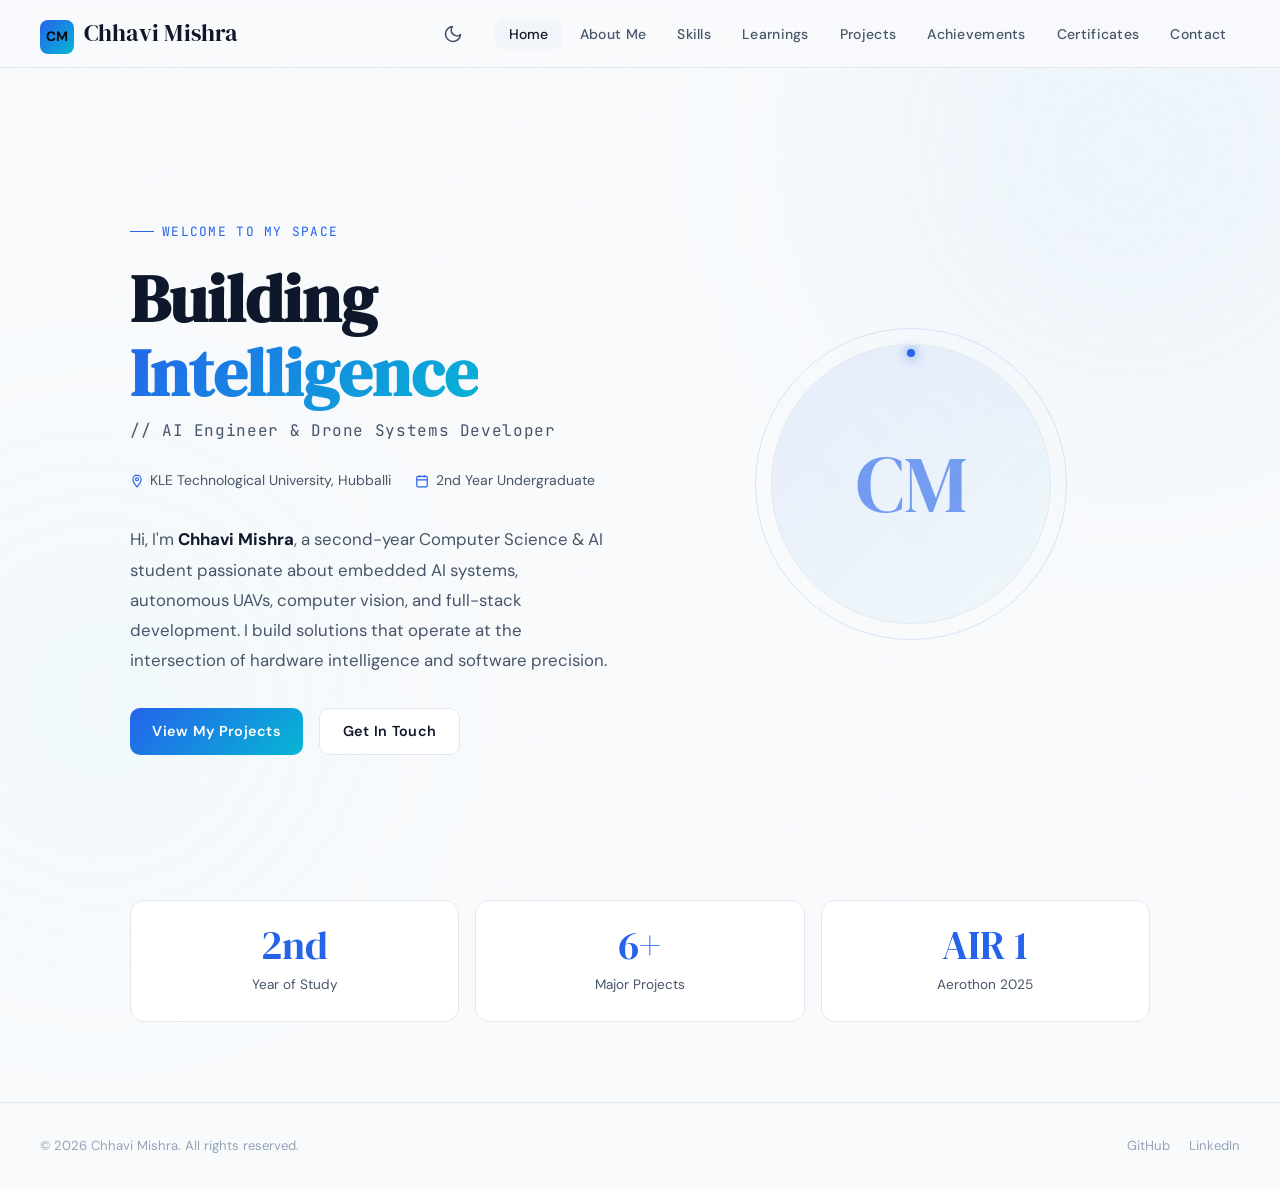
<file: index.html>
<!DOCTYPE html>
<html lang="en">
<head>
  <meta charset="UTF-8" />
  <meta name="viewport" content="width=device-width, initial-scale=1.0" />
  <meta name="description" content="Academic Portfolio of Chhavi Mishra, AI Engineer & Drone Systems Developer at KLE Technological University." />
  <title>Chhavi Mishra | Academic Portfolio</title>
  <link rel="preconnect" href="https://fonts.googleapis.com" />
  <link rel="preconnect" href="https://fonts.gstatic.com" crossorigin />
  <link href="https://fonts.googleapis.com/css2?family=DM+Serif+Display&family=DM+Sans:wght@300;400;500;600;700&family=JetBrains+Mono:wght@400;600&display=swap" rel="stylesheet" />
  <link rel="stylesheet" href="assets/css/style.css" />
  <script>
    (function() {
      const savedTheme = localStorage.getItem('theme') || 'light';
      document.documentElement.setAttribute('data-theme', savedTheme);
    })();
  </script>
  <style>
    /* ===== HERO ===== */
    .hero {
      min-height: calc(100vh - var(--nav-height));
      display: grid;
      grid-template-columns: 1fr 1fr;
      align-items: center;
      gap: 4rem;
      padding: 5rem 2.5rem;
      max-width: 1100px;
      margin: 0 auto;
    }
    .hero-eyebrow {
      display: inline-flex;
      align-items: center;
      gap: 0.5rem;
      font-family: var(--font-mono);
      font-size: 0.8rem;
      color: var(--accent);
      letter-spacing: 0.1em;
      text-transform: uppercase;
      margin-bottom: 1.2rem;
    }
    .hero-eyebrow::before {
      content: '';
      display: block;
      width: 24px; height: 1px;
      background: var(--accent);
    }
    .hero h1 {
      font-family: var(--font-display);
      font-size: clamp(2.8rem, 6vw, 4.2rem);
      line-height: 1.1;
      color: var(--text-primary);
      margin-bottom: 0.5rem;
    }
    .hero h1 .name-accent {
      background: linear-gradient(135deg, var(--accent), var(--accent-2));
      -webkit-background-clip: text;
      -webkit-text-fill-color: transparent;
      background-clip: text;
    }
    .hero-role {
      font-family: var(--font-mono);
      font-size: 1rem;
      color: var(--text-secondary);
      margin-bottom: 1.5rem;
      letter-spacing: 0.04em;
    }
    .hero-desc {
      color: var(--text-secondary);
      font-size: 1.05rem;
      line-height: 1.8;
      max-width: 480px;
      margin-bottom: 2rem;
    }
    .hero-ctas { display: flex; gap: 1rem; flex-wrap: wrap; }
    .hero-right { display: flex; justify-content: center; align-items: center; }
    .hero-avatar-wrap {
      position: relative;
      width: 280px; height: 280px;
    }
    .hero-avatar-ring {
      position: absolute;
      inset: -16px;
      border-radius: 50%;
      border: 1px solid var(--hero-avatar-ring);
      animation: spin-slow 18s linear infinite;
    }
    .hero-avatar-ring::after {
      content: '';
      position: absolute;
      top: 20px; left: 50%;
      transform: translateX(-50%);
      width: 8px; height: 8px;
      border-radius: 50%;
      background: var(--accent);
      box-shadow: 0 0 12px var(--accent);
    }
    @keyframes spin-slow { to { transform: rotate(360deg); } }
    .hero-avatar-bg {
      width: 100%; height: 100%;
      border-radius: 50%;
      background: linear-gradient(135deg, var(--accent-glow), var(--orb-2-bg));
      border: 1px solid var(--border);
      display: flex;
      align-items: center;
      justify-content: center;
      position: relative;
      overflow: hidden;
    }
    .hero-avatar-initials {
      font-family: var(--font-display);
      font-size: 5rem;
      color: var(--accent);
      opacity: 0.6;
      line-height: 1;
    }
    /* Stats row */
    .hero-stats {
      display: grid;
      grid-template-columns: repeat(3, 1fr);
      gap: 1rem;
      max-width: 1100px;
      margin: 0 auto;
      padding: 0 2.5rem 5rem;
    }
    .stat-card {
      background: var(--bg-card);
      border: 1px solid var(--border);
      border-radius: var(--radius);
      padding: 1.5rem 1.75rem;
      text-align: center;
    }
    .stat-card .stat-num {
      font-family: var(--font-display);
      font-size: 2.5rem;
      color: var(--accent);
      display: block;
      line-height: 1;
      margin-bottom: 0.3rem;
    }
    .stat-card .stat-label { color: var(--text-secondary); font-size: 0.85rem; }

    /* Info strip */
    .hero-info-strip {
      display: flex;
      align-items: center;
      gap: 1.5rem;
      flex-wrap: wrap;
      margin-bottom: 2rem;
    }
    .info-item { display: flex; align-items: center; gap: 0.4rem; color: var(--text-secondary); font-size: 0.875rem; }
    .info-item svg { color: var(--accent); flex-shrink: 0; }

    @media (max-width: 768px) {
      .hero { grid-template-columns: 1fr; text-align: center; gap: 2.5rem; padding: 3rem 1.25rem; }
      .hero-right { order: -1; }
      .hero-avatar-wrap { width: 180px; height: 180px; }
      .hero-avatar-initials { font-size: 3.5rem; }
      .hero-eyebrow, .hero-ctas, .hero-info-strip { justify-content: center; }
      .hero-desc { margin: 0 auto 2rem; }
      .hero-stats { grid-template-columns: repeat(3,1fr); padding: 0 1.25rem 3rem; gap: 0.75rem; }
      .stat-card .stat-num { font-size: 2rem; }
    }
  </style>
</head>
<body>
  <div class="bg-orb bg-orb-1"></div>
  <div class="bg-orb bg-orb-2"></div>

  <nav>
    <a href="index.html" class="nav-brand"><span>CM</span>Chhavi Mishra</a>
    <div class="hamburger" aria-label="Toggle menu">
      <span></span><span></span><span></span>
    </div>
    <ul class="nav-links">
      <li><a href="index.html">Home</a></li>
      <li><a href="about.html">About Me</a></li>
      <li><a href="skills.html">Skills</a></li>
      <li><a href="learnings.html">Learnings</a></li>
      <li><a href="projects.html">Projects</a></li>
      <li><a href="achievements.html">Achievements</a></li>
      <li><a href="certificates.html">Certificates</a></li>
      <li><a href="contact.html">Contact</a></li>
    </ul>
  </nav>

  <div class="page-wrapper">
    <div class="hero">
      <div class="hero-left fade-up fade-up-1">
        <div class="hero-eyebrow">Welcome to my space</div>
        <h1>Building<br /><span class="name-accent">Intelligence</span></h1>
        <div class="hero-role">// AI Engineer & Drone Systems Developer</div>
        <div class="hero-info-strip">
          <span class="info-item">
            <svg width="14" height="14" fill="none" stroke="currentColor" stroke-width="2" viewBox="0 0 24 24"><path d="M12 2C8.13 2 5 5.13 5 9c0 5.25 7 13 7 13s7-7.75 7-13c0-3.87-3.13-7-7-7z"/><circle cx="12" cy="9" r="2.5"/></svg>
            KLE Technological University, Hubballi
          </span>
          <span class="info-item">
            <svg width="14" height="14" fill="none" stroke="currentColor" stroke-width="2" viewBox="0 0 24 24"><rect x="3" y="4" width="18" height="18" rx="2"/><path d="M16 2v4M8 2v4M3 10h18"/></svg>
            2nd Year Undergraduate
          </span>
        </div>
        <p class="hero-desc">Hi, I'm <strong style="color:var(--text-primary)">Chhavi Mishra</strong>, a second-year Computer Science & AI student passionate about embedded AI systems, autonomous UAVs, computer vision, and full-stack development. I build solutions that operate at the intersection of hardware intelligence and software precision.</p>
        <div class="hero-ctas">
          <a href="projects.html" class="btn btn-primary">View My Projects</a>
          <a href="contact.html" class="btn btn-ghost">Get In Touch</a>
        </div>
      </div>
      <div class="hero-right fade-up fade-up-2">
        <div class="hero-avatar-wrap">
          <div class="hero-avatar-ring"></div>
          <div class="hero-avatar-bg">
            <span class="hero-avatar-initials">CM</span>
          </div>
        </div>
      </div>
    </div>

    <div class="hero-stats fade-up fade-up-3">
      <div class="stat-card">
        <span class="stat-num">2nd</span>
        <span class="stat-label">Year of Study</span>
      </div>
      <div class="stat-card">
        <span class="stat-num">6+</span>
        <span class="stat-label">Major Projects</span>
      </div>
      <div class="stat-card">
        <span class="stat-num">AIR 1</span>
        <span class="stat-label">Aerothon 2025</span>
      </div>
    </div>

    <footer>
      <p>© 2026 Chhavi Mishra. All rights reserved.</p>
      <div class="footer-links">
        <a href="https://github.com/" target="_blank">GitHub</a>
        <a href="https://linkedin.com/" target="_blank">LinkedIn</a>
      </div>
    </footer>
  </div>
  <script src="assets/js/main.js"></script>
</body>
</html>
</file>
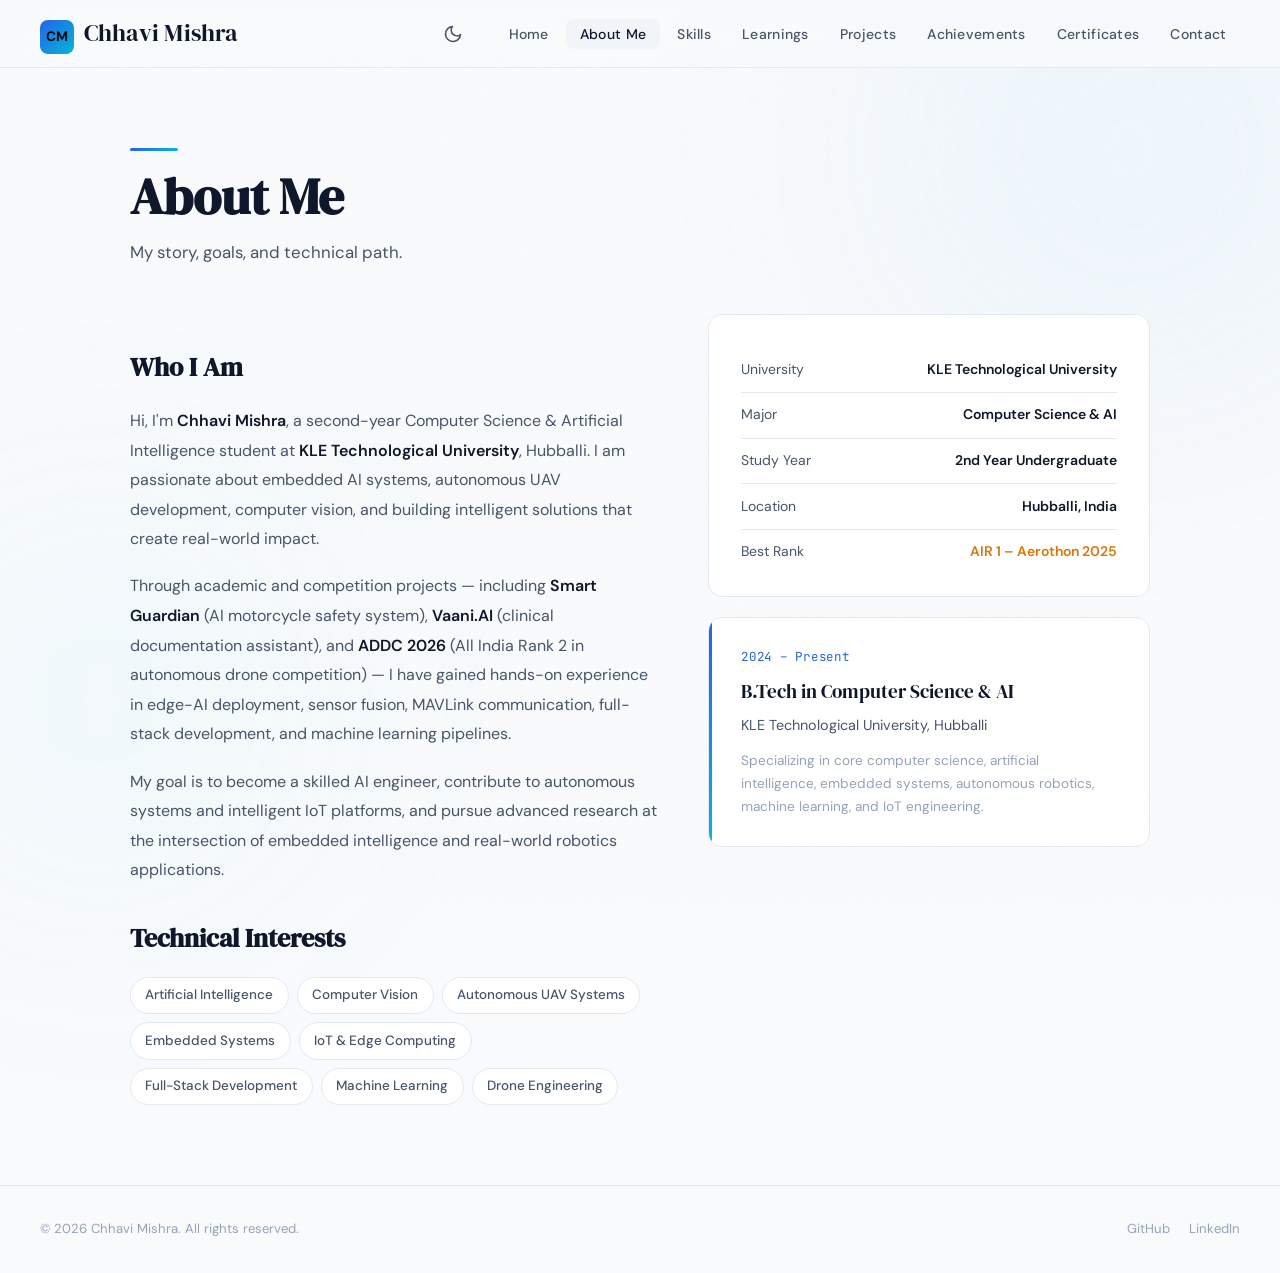
<file: about.html>
<!DOCTYPE html>
<html lang="en">
<head>
  <meta charset="UTF-8" />
  <meta name="viewport" content="width=device-width, initial-scale=1.0" />
  <meta name="description" content="About Chhavi Mishra — academic history, career objectives, and technical interests." />
  <title>About Me | Chhavi Mishra</title>
  <link rel="preconnect" href="https://fonts.googleapis.com" />
  <link rel="preconnect" href="https://fonts.gstatic.com" crossorigin />
  <link href="https://fonts.googleapis.com/css2?family=DM+Serif+Display&family=DM+Sans:wght@300;400;500;600;700&family=JetBrains+Mono:wght@400;600&display=swap" rel="stylesheet" />
  <link rel="stylesheet" href="assets/css/style.css" />
  <script>
    (function() {
      const savedTheme = localStorage.getItem('theme') || 'light';
      document.documentElement.setAttribute('data-theme', savedTheme);
    })();
  </script>
  <style>
    .about-grid { display: grid; grid-template-columns: 1.2fr 1fr; gap: 3rem; align-items: start; }
    .about-text p { color: var(--text-secondary); line-height: 1.85; margin-bottom: 1.1rem; }
    .about-text strong { color: var(--text-primary); font-weight: 600; }
    .about-text h2 { font-family: var(--font-display); font-size: 1.6rem; color: var(--text-primary); margin: 2rem 0 1rem; }
    .interest-tags { display: flex; flex-wrap: wrap; gap: 0.5rem; margin-top: 1rem; }
    .interest-tag {
      padding: 0.4rem 0.9rem;
      background: var(--bg-card);
      border: 1px solid var(--border);
      border-radius: 99px;
      font-size: 0.84rem;
      color: var(--text-secondary);
      font-weight: 500;
      transition: all 0.2s;
    }
    .interest-tag:hover { border-color: var(--border-accent); color: var(--accent); background: var(--accent-glow); }
    /* Right panel */
    .about-panel .stat-block {
      background: var(--bg-card);
      border: 1px solid var(--border);
      border-radius: var(--radius);
      padding: 2rem;
      margin-bottom: 1.25rem;
    }
    .panel-stat { display: flex; justify-content: space-between; align-items: center; padding: 0.65rem 0; border-bottom: 1px solid var(--border); }
    .panel-stat:last-child { border-bottom: none; padding-bottom: 0; }
    .panel-stat-label { color: var(--text-secondary); font-size: 0.875rem; }
    .panel-stat-value { color: var(--text-primary); font-weight: 600; font-size: 0.875rem; }
    .education-card {
      background: var(--bg-card);
      border: 1px solid var(--border);
      border-radius: var(--radius);
      padding: 1.75rem 2rem;
      position: relative;
      overflow: hidden;
    }
    .education-card::before {
      content: '';
      position: absolute;
      top: 0; left: 0;
      width: 3px; height: 100%;
      background: linear-gradient(180deg, var(--accent), var(--accent-2));
    }
    .edu-year { font-family: var(--font-mono); font-size: 0.78rem; color: var(--accent); letter-spacing: 0.06em; margin-bottom: 0.5rem; }
    .edu-degree { font-family: var(--font-display); font-size: 1.2rem; color: var(--text-primary); margin-bottom: 0.3rem; }
    .edu-uni { color: var(--text-secondary); font-size: 0.9rem; margin-bottom: 0.75rem; }
    .edu-desc { color: var(--text-muted); font-size: 0.85rem; line-height: 1.7; }
    @media (max-width: 768px) {
      .about-grid { grid-template-columns: 1fr; }
    }
  </style>
</head>
<body>
  <div class="bg-orb bg-orb-1"></div>
  <div class="bg-orb bg-orb-2"></div>
  <nav>
    <a href="index.html" class="nav-brand"><span>CM</span>Chhavi Mishra</a>
    <div class="hamburger"><span></span><span></span><span></span></div>
    <ul class="nav-links">
      <li><a href="index.html">Home</a></li>
      <li><a href="about.html">About Me</a></li>
      <li><a href="skills.html">Skills</a></li>
      <li><a href="learnings.html">Learnings</a></li>
      <li><a href="projects.html">Projects</a></li>
      <li><a href="achievements.html">Achievements</a></li>
      <li><a href="certificates.html">Certificates</a></li>
      <li><a href="contact.html">Contact</a></li>
    </ul>
  </nav>
  <div class="page-wrapper">
    <section>
      <div class="section-header fade-up fade-up-1">
        <div class="section-line"></div>
        <h1>About Me</h1>
        <p>My story, goals, and technical path.</p>
      </div>

      <div class="about-grid">
        <div class="about-text fade-up fade-up-2">
          <h2>Who I Am</h2>
          <p>Hi, I'm <strong>Chhavi Mishra</strong>, a second-year Computer Science & Artificial Intelligence student at <strong>KLE Technological University</strong>, Hubballi. I am passionate about embedded AI systems, autonomous UAV development, computer vision, and building intelligent solutions that create real-world impact.</p>
          <p>Through academic and competition projects — including <strong>Smart Guardian</strong> (AI motorcycle safety system), <strong>Vaani.AI</strong> (clinical documentation assistant), and <strong>ADDC 2026</strong> (All India Rank 2 in autonomous drone competition) — I have gained hands-on experience in edge-AI deployment, sensor fusion, MAVLink communication, full-stack development, and machine learning pipelines.</p>
          <p>My goal is to become a skilled AI engineer, contribute to autonomous systems and intelligent IoT platforms, and pursue advanced research at the intersection of embedded intelligence and real-world robotics applications.</p>

          <h2>Technical Interests</h2>
          <div class="interest-tags">
            <span class="interest-tag">Artificial Intelligence</span>
            <span class="interest-tag">Computer Vision</span>
            <span class="interest-tag">Autonomous UAV Systems</span>
            <span class="interest-tag">Embedded Systems</span>
            <span class="interest-tag">IoT & Edge Computing</span>
            <span class="interest-tag">Full-Stack Development</span>
            <span class="interest-tag">Machine Learning</span>
            <span class="interest-tag">Drone Engineering</span>
          </div>
        </div>

        <div class="about-panel fade-up fade-up-3">
          <div class="stat-block">
            <div class="panel-stat">
              <span class="panel-stat-label">University</span>
              <span class="panel-stat-value">KLE Technological University</span>
            </div>
            <div class="panel-stat">
              <span class="panel-stat-label">Major</span>
              <span class="panel-stat-value">Computer Science & AI</span>
            </div>
            <div class="panel-stat">
              <span class="panel-stat-label">Study Year</span>
              <span class="panel-stat-value">2nd Year Undergraduate</span>
            </div>
            <div class="panel-stat">
              <span class="panel-stat-label">Location</span>
              <span class="panel-stat-value">Hubballi, India</span>
            </div>
            <div class="panel-stat">
              <span class="panel-stat-label">Best Rank</span>
              <span class="panel-stat-value" style="color:var(--gold)">AIR 1 – Aerothon 2025</span>
            </div>
          </div>

          <div class="education-card fade-up fade-up-4">
            <div class="edu-year">2024 – Present</div>
            <div class="edu-degree">B.Tech in Computer Science & AI</div>
            <div class="edu-uni">KLE Technological University, Hubballi</div>
            <div class="edu-desc">Specializing in core computer science, artificial intelligence, embedded systems, autonomous robotics, machine learning, and IoT engineering.</div>
          </div>
        </div>
      </div>
    </section>

    <footer>
      <p>© 2026 Chhavi Mishra. All rights reserved.</p>
      <div class="footer-links">
        <a href="https://github.com/" target="_blank">GitHub</a>
        <a href="https://linkedin.com/" target="_blank">LinkedIn</a>
      </div>
    </footer>
  </div>
  <script src="assets/js/main.js"></script>
</body>
</html>
</file>
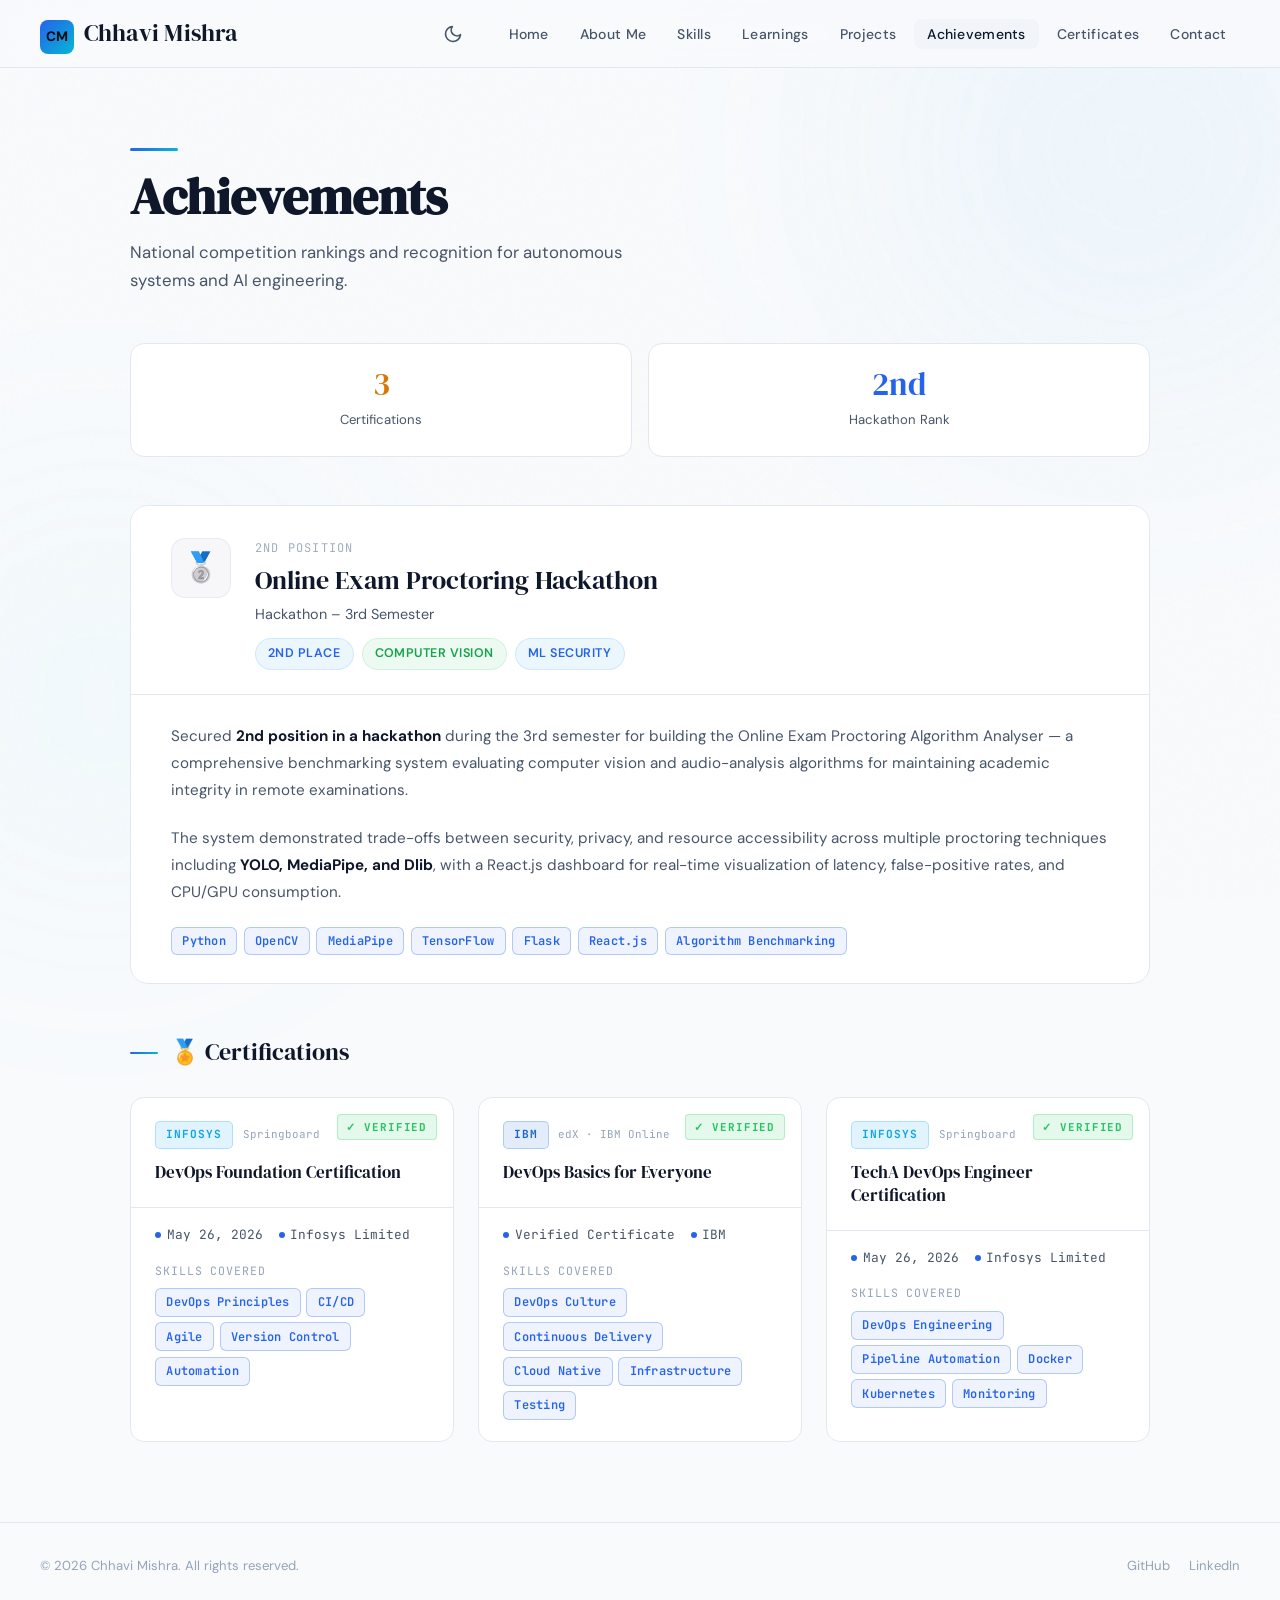
<file: achievements.html>
<!DOCTYPE html>
<html lang="en">
<head>
  <meta charset="UTF-8" />
  <meta name="viewport" content="width=device-width, initial-scale=1.0" />
  <meta name="description" content="Competition achievements and awards of Chhavi Mishra — ADDC AIR 2, Aerothon AIR 1, and more." />
  <title>Achievements | Chhavi Mishra</title>
  <link rel="preconnect" href="https://fonts.googleapis.com" />
  <link rel="preconnect" href="https://fonts.gstatic.com" crossorigin />
  <link href="https://fonts.googleapis.com/css2?family=DM+Serif+Display&family=DM+Sans:wght@300;400;500;600;700&family=JetBrains+Mono:wght@400;600&display=swap" rel="stylesheet" />
  <link rel="stylesheet" href="assets/css/style.css" />
  <script>
    (function() {
      const savedTheme = localStorage.getItem('theme') || 'light';
      document.documentElement.setAttribute('data-theme', savedTheme);
    })();
  </script>
  <style>
    .achievements-stats {
      display: grid;
      grid-template-columns: repeat(4, 1fr);
      gap: 1rem;
      margin-bottom: 3rem;
    }
    .ach-stat {
      background: var(--bg-card);
      border: 1px solid var(--border);
      border-radius: var(--radius);
      padding: 1.5rem;
      text-align: center;
    }
    .ach-stat .num {
      font-family: var(--font-display);
      font-size: 2rem;
      display: block;
      line-height: 1;
      margin-bottom: 0.3rem;
    }
    .ach-stat .lbl { color: var(--text-secondary); font-size: 0.82rem; }
    .num-gold { color: var(--gold); }
    .num-blue { color: var(--accent); }

    /* Main achievement cards */
    .ach-card {
      background: var(--bg-card);
      border: 1px solid var(--border);
      border-radius: 18px;
      overflow: hidden;
      margin-bottom: 2rem;
      transition: border-color 0.25s;
    }
    .ach-card:hover { border-color: var(--border-accent); }
    .ach-header {
      padding: 2rem 2.5rem 1.5rem;
      border-bottom: 1px solid var(--border);
      display: flex;
      align-items: flex-start;
      gap: 1.5rem;
    }
    .ach-medal {
      width: 60px; height: 60px;
      border-radius: 14px;
      display: flex;
      align-items: center;
      justify-content: center;
      font-size: 1.8rem;
      flex-shrink: 0;
    }
    .medal-gold { background: var(--gold-glow); border: 1px solid rgba(246,201,14,0.25); }
    .medal-silver { background: rgba(180,180,200,0.1); border: 1px solid rgba(180,180,200,0.2); }
    .ach-header-info { flex: 1; }
    .ach-rank {
      font-family: var(--font-mono);
      font-size: 0.75rem;
      letter-spacing: 0.1em;
      text-transform: uppercase;
      margin-bottom: 0.4rem;
    }
    .rank-gold { color: var(--gold); }
    .rank-silver { color: #a0aec0; }
    .ach-title { font-family: var(--font-display); font-size: 1.6rem; color: var(--text-primary); margin-bottom: 0.4rem; line-height: 1.2; }
    .ach-org { color: var(--text-secondary); font-size: 0.9rem; }
    .ach-badges { display: flex; gap: 0.5rem; flex-wrap: wrap; margin-top: 0.75rem; }

    .ach-body { padding: 1.75rem 2.5rem; }
    .ach-body p { color: var(--text-secondary); line-height: 1.8; margin-bottom: 1.25rem; font-size: 0.95rem; }
    .ach-body p strong { color: var(--text-primary); }

    .contribs-grid { display: grid; grid-template-columns: 1fr 1fr; gap: 1.5rem; margin: 1.5rem 0; }
    .contrib-block h4 {
      font-size: 0.8rem;
      font-weight: 700;
      letter-spacing: 0.08em;
      text-transform: uppercase;
      color: var(--text-muted);
      margin-bottom: 0.75rem;
    }
    .contrib-list { list-style: none; }
    .contrib-list li {
      color: var(--text-secondary);
      font-size: 0.875rem;
      display: flex;
      gap: 0.5rem;
      align-items: flex-start;
      margin-bottom: 0.45rem;
      line-height: 1.5;
    }
    .contrib-list li::before { content: '→'; color: var(--accent); flex-shrink: 0; font-size: 0.85rem; }
    .ach-tags { display: flex; flex-wrap: wrap; gap: 0.4rem; margin-top: 1.25rem; }

    /* ===== CERTIFICATES SECTION ===== */
    .certs-title {
      font-family: var(--font-display);
      font-size: 1.5rem;
      color: var(--text-primary);
      margin: 3rem 0 1.5rem;
      display: flex;
      align-items: center;
      gap: 0.75rem;
    }
    .certs-title::before {
      content: '';
      display: block;
      width: 28px;
      height: 2px;
      background: linear-gradient(90deg, var(--accent), var(--accent-2));
      border-radius: 2px;
    }

    .certs-grid {
      display: grid;
      grid-template-columns: repeat(auto-fill, minmax(300px, 1fr));
      gap: 1.5rem;
    }

    .cert-card {
      background: var(--bg-card);
      border: 1px solid var(--border);
      border-radius: var(--radius);
      overflow: hidden;
      transition: all 0.25s;
      position: relative;
    }
    .cert-card:hover {
      border-color: var(--border-accent);
      transform: translateY(-3px);
      box-shadow: var(--shadow);
    }
    .cert-card-header {
      padding: 1.4rem 1.5rem 1rem;
      border-bottom: 1px solid var(--border);
      position: relative;
      overflow: hidden;
    }
    .cert-card-header::before {
      content: '';
      position: absolute;
      inset: 0;
      opacity: 0.04;
      pointer-events: none;
    }
    .cert-issuer-row {
      display: flex;
      align-items: center;
      gap: 0.6rem;
      margin-bottom: 0.85rem;
    }
    .cert-issuer-badge {
      font-family: var(--font-mono);
      font-size: 0.7rem;
      font-weight: 700;
      letter-spacing: 0.1em;
      text-transform: uppercase;
      padding: 0.22rem 0.6rem;
      border-radius: 5px;
    }
    .cert-issuer-badge.infosys {
      background: rgba(14, 165, 233, 0.12);
      color: #0ea5e9;
      border: 1px solid rgba(14, 165, 233, 0.25);
    }
    .cert-issuer-badge.ibm {
      background: rgba(30, 100, 200, 0.12);
      color: #1e64c8;
      border: 1px solid rgba(30, 100, 200, 0.25);
    }
    .cert-platform-tag {
      font-family: var(--font-mono);
      font-size: 0.68rem;
      color: var(--text-muted);
    }
    .cert-name {
      font-family: var(--font-display);
      font-size: 1.05rem;
      color: var(--text-primary);
      line-height: 1.35;
      margin-bottom: 0.4rem;
    }
    .cert-card-body {
      padding: 1rem 1.5rem 1.3rem;
    }
    .cert-meta-row {
      display: flex;
      align-items: center;
      gap: 1rem;
      flex-wrap: wrap;
      margin-bottom: 0.9rem;
    }
    .cert-meta-item {
      display: flex;
      align-items: center;
      gap: 0.35rem;
      font-size: 0.8rem;
      color: var(--text-secondary);
      font-family: var(--font-mono);
    }
    .cert-meta-item .cert-dot {
      width: 6px; height: 6px;
      border-radius: 50%;
      background: var(--accent);
      flex-shrink: 0;
    }
    .cert-skills-label {
      font-size: 0.72rem;
      font-family: var(--font-mono);
      letter-spacing: 0.08em;
      text-transform: uppercase;
      color: var(--text-muted);
      margin-bottom: 0.5rem;
    }
    .cert-skill-tags {
      display: flex;
      flex-wrap: wrap;
      gap: 0.35rem;
    }
    .cert-verified-badge {
      position: absolute;
      top: 1rem;
      right: 1rem;
      background: rgba(34,197,94,0.12);
      border: 1px solid rgba(34,197,94,0.25);
      color: #22c55e;
      font-size: 0.68rem;
      font-family: var(--font-mono);
      font-weight: 700;
      letter-spacing: 0.08em;
      text-transform: uppercase;
      padding: 0.18rem 0.55rem;
      border-radius: 4px;
    }

    @media (max-width: 768px) {
      .achievements-stats { grid-template-columns: repeat(2, 1fr); }
      .ach-header { flex-direction: column; gap: 1rem; padding: 1.5rem; }
      .ach-body { padding: 1.5rem; }
      .contribs-grid { grid-template-columns: 1fr; }
      .certs-grid { grid-template-columns: 1fr; }
    }
  </style>
</head>
<body>
  <div class="bg-orb bg-orb-1"></div>
  <div class="bg-orb bg-orb-2"></div>
  <nav>
    <a href="index.html" class="nav-brand"><span>CM</span>Chhavi Mishra</a>
    <div class="hamburger"><span></span><span></span><span></span></div>
    <ul class="nav-links">
      <li><a href="index.html">Home</a></li>
      <li><a href="about.html">About Me</a></li>
      <li><a href="skills.html">Skills</a></li>
      <li><a href="learnings.html">Learnings</a></li>
      <li><a href="projects.html">Projects</a></li>
      <li><a href="achievements.html">Achievements</a></li>
      <li><a href="certificates.html">Certificates</a></li>
      <li><a href="contact.html">Contact</a></li>
    </ul>
  </nav>
  <div class="page-wrapper">
    <section>
      <div class="section-header fade-up fade-up-1">
        <div class="section-line"></div>
        <h1>Achievements</h1>
        <p>National competition rankings and recognition for autonomous systems and AI engineering.</p>
      </div>

      <!-- Stats Row -->
      <div class="achievements-stats fade-up fade-up-2" style="grid-template-columns: repeat(2,1fr);">
        <div class="ach-stat">
          <span class="num num-gold">3</span>
          <span class="lbl">Certifications</span>
        </div>
        <div class="ach-stat">
          <span class="num num-blue">2nd</span>
          <span class="lbl">Hackathon Rank</span>
        </div>
      </div>

      <!-- Hackathon -->
      <div class="ach-card fade-up fade-up-4">
        <div class="ach-header">
          <div class="ach-medal medal-silver">🥈</div>
          <div class="ach-header-info">
            <div class="ach-rank rank-silver">2nd Position</div>
            <div class="ach-title">Online Exam Proctoring Hackathon</div>
            <div class="ach-org">Hackathon – 3rd Semester</div>
            <div class="ach-badges">
              <span class="badge badge-blue">2nd Place</span>
              <span class="badge badge-green">Computer Vision</span>
              <span class="badge badge-blue">ML Security</span>
            </div>
          </div>
        </div>
        <div class="ach-body">
          <p>Secured <strong>2nd position in a hackathon</strong> during the 3rd semester for building the Online Exam Proctoring Algorithm Analyser — a comprehensive benchmarking system evaluating computer vision and audio-analysis algorithms for maintaining academic integrity in remote examinations.</p>
          <p>The system demonstrated trade-offs between security, privacy, and resource accessibility across multiple proctoring techniques including <strong>YOLO, MediaPipe, and Dlib</strong>, with a React.js dashboard for real-time visualization of latency, false-positive rates, and CPU/GPU consumption.</p>
          <div class="ach-tags">
            <span class="tag">Python</span>
            <span class="tag">OpenCV</span>
            <span class="tag">MediaPipe</span>
            <span class="tag">TensorFlow</span>
            <span class="tag">Flask</span>
            <span class="tag">React.js</span>
            <span class="tag">Algorithm Benchmarking</span>
          </div>
        </div>
      </div>

      <!-- ===== CERTIFICATES SECTION ===== -->
      <div class="certs-title fade-up fade-up-4">🏅 Certifications</div>
      <div class="certs-grid">

        <!-- Infosys DevOps Foundation -->
        <div class="cert-card fade-up fade-up-4">
          <div class="cert-card-header">
            <span class="cert-verified-badge">✓ Verified</span>
            <div class="cert-issuer-row">
              <span class="cert-issuer-badge infosys">Infosys</span>
              <span class="cert-platform-tag">Springboard</span>
            </div>
            <div class="cert-name">DevOps Foundation Certification</div>
          </div>
          <div class="cert-card-body">
            <div class="cert-meta-row">
              <span class="cert-meta-item"><span class="cert-dot"></span>May 26, 2026</span>
              <span class="cert-meta-item"><span class="cert-dot"></span>Infosys Limited</span>
            </div>
            <div class="cert-skills-label">Skills Covered</div>
            <div class="cert-skill-tags">
              <span class="tag">DevOps Principles</span>
              <span class="tag">CI/CD</span>
              <span class="tag">Agile</span>
              <span class="tag">Version Control</span>
              <span class="tag">Automation</span>
            </div>
          </div>
        </div>

        <!-- IBM DevOps Basics -->
        <div class="cert-card fade-up fade-up-4">
          <div class="cert-card-header">
            <span class="cert-verified-badge">✓ Verified</span>
            <div class="cert-issuer-row">
              <span class="cert-issuer-badge ibm">IBM</span>
              <span class="cert-platform-tag">edX · IBM Online</span>
            </div>
            <div class="cert-name">DevOps Basics for Everyone</div>
          </div>
          <div class="cert-card-body">
            <div class="cert-meta-row">
              <span class="cert-meta-item"><span class="cert-dot"></span>Verified Certificate</span>
              <span class="cert-meta-item"><span class="cert-dot"></span>IBM</span>
            </div>
            <div class="cert-skills-label">Skills Covered</div>
            <div class="cert-skill-tags">
              <span class="tag">DevOps Culture</span>
              <span class="tag">Continuous Delivery</span>
              <span class="tag">Cloud Native</span>
              <span class="tag">Infrastructure</span>
              <span class="tag">Testing</span>
            </div>
          </div>
        </div>

        <!-- Infosys TechA DevOps Engineer -->
        <div class="cert-card fade-up fade-up-4">
          <div class="cert-card-header">
            <span class="cert-verified-badge">✓ Verified</span>
            <div class="cert-issuer-row">
              <span class="cert-issuer-badge infosys">Infosys</span>
              <span class="cert-platform-tag">Springboard</span>
            </div>
            <div class="cert-name">TechA DevOps Engineer Certification</div>
          </div>
          <div class="cert-card-body">
            <div class="cert-meta-row">
              <span class="cert-meta-item"><span class="cert-dot"></span>May 26, 2026</span>
              <span class="cert-meta-item"><span class="cert-dot"></span>Infosys Limited</span>
            </div>
            <div class="cert-skills-label">Skills Covered</div>
            <div class="cert-skill-tags">
              <span class="tag">DevOps Engineering</span>
              <span class="tag">Pipeline Automation</span>
              <span class="tag">Docker</span>
              <span class="tag">Kubernetes</span>
              <span class="tag">Monitoring</span>
            </div>
          </div>
        </div>

      </div>
    </section>

    <footer>
      <p>© 2026 Chhavi Mishra. All rights reserved.</p>
      <div class="footer-links">
        <a href="https://github.com/" target="_blank">GitHub</a>
        <a href="https://linkedin.com/" target="_blank">LinkedIn</a>
      </div>
    </footer>
  </div>
  <script src="assets/js/main.js"></script>
</body>
</html>
</file>
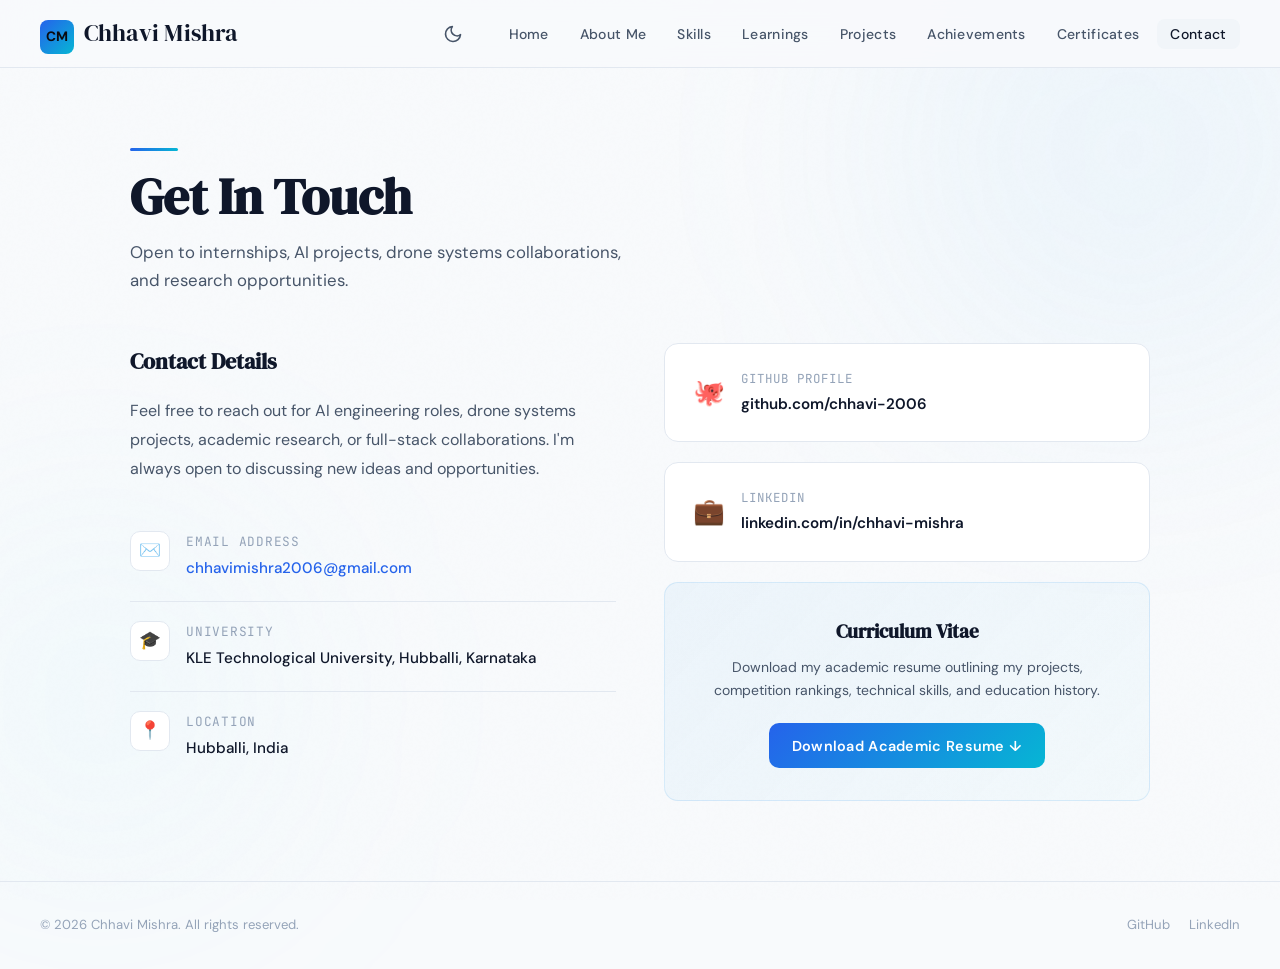
<file: contact.html>
<!DOCTYPE html>
<html lang="en">
<head>
  <meta charset="UTF-8" />
  <meta name="viewport" content="width=device-width, initial-scale=1.0" />
  <meta name="description" content="Get in touch with Chhavi Mishra for internships, AI projects, and academic collaborations." />
  <title>Contact Me | Chhavi Mishra</title>
  <link rel="preconnect" href="https://fonts.googleapis.com" />
  <link rel="preconnect" href="https://fonts.gstatic.com" crossorigin />
  <link href="https://fonts.googleapis.com/css2?family=DM+Serif+Display&family=DM+Sans:wght@300;400;500;600;700&family=JetBrains+Mono:wght@400;600&display=swap" rel="stylesheet" />
  <link rel="stylesheet" href="assets/css/style.css" />
  <script>
    (function() {
      const savedTheme = localStorage.getItem('theme') || 'light';
      document.documentElement.setAttribute('data-theme', savedTheme);
    })();
  </script>
  <style>
    .contact-grid { display: grid; grid-template-columns: 1fr 1fr; gap: 3rem; align-items: start; }
    .contact-info h2 { font-family: var(--font-display); font-size: 1.4rem; color: var(--text-primary); margin-bottom: 1rem; }
    .contact-info p { color: var(--text-secondary); line-height: 1.8; margin-bottom: 1.75rem; }
    .contact-item {
      display: flex;
      align-items: flex-start;
      gap: 1rem;
      padding: 1.2rem 0;
      border-bottom: 1px solid var(--border);
    }
    .contact-item:last-of-type { border-bottom: none; }
    .contact-icon {
      width: 40px; height: 40px;
      background: var(--bg-card);
      border: 1px solid var(--border);
      border-radius: 10px;
      display: flex;
      align-items: center;
      justify-content: center;
      flex-shrink: 0;
      font-size: 1.1rem;
    }
    .contact-item-label { font-size: 0.8rem; color: var(--text-muted); font-family: var(--font-mono); letter-spacing: 0.06em; text-transform: uppercase; margin-bottom: 0.2rem; }
    .contact-item-value { color: var(--text-primary); font-size: 0.95rem; font-weight: 500; }
    .contact-item-value a { color: var(--accent); text-decoration: none; }
    .contact-item-value a:hover { text-decoration: underline; }

    .contact-right { display: flex; flex-direction: column; gap: 1.25rem; }
    .network-card {
      background: var(--bg-card);
      border: 1px solid var(--border);
      border-radius: var(--radius);
      padding: 1.5rem 1.75rem;
      transition: all 0.25s;
      text-decoration: none;
      display: flex;
      align-items: center;
      gap: 1rem;
    }
    .network-card:hover { background: var(--bg-card-hover); border-color: var(--border-accent); transform: translateY(-2px); }
    .network-icon { font-size: 1.6rem; flex-shrink: 0; }
    .network-label { font-size: 0.78rem; color: var(--text-muted); text-transform: uppercase; letter-spacing: 0.08em; font-family: var(--font-mono); margin-bottom: 0.15rem; }
    .network-handle { color: var(--text-primary); font-weight: 600; font-size: 0.95rem; }

    .resume-card {
      background: linear-gradient(135deg, rgba(99,179,237,0.08), rgba(118,228,247,0.04));
      border: 1px solid rgba(99,179,237,0.2);
      border-radius: var(--radius);
      padding: 2rem;
      text-align: center;
    }
    .resume-card h3 { font-family: var(--font-display); font-size: 1.2rem; color: var(--text-primary); margin-bottom: 0.5rem; }
    .resume-card p { color: var(--text-secondary); font-size: 0.875rem; margin-bottom: 1.25rem; }

    @media (max-width: 768px) {
      .contact-grid { grid-template-columns: 1fr; }
    }
  </style>
</head>
<body>
  <div class="bg-orb bg-orb-1"></div>
  <div class="bg-orb bg-orb-2"></div>
  <nav>
    <a href="index.html" class="nav-brand"><span>CM</span>Chhavi Mishra</a>
    <div class="hamburger"><span></span><span></span><span></span></div>
    <ul class="nav-links">
      <li><a href="index.html">Home</a></li>
      <li><a href="about.html">About Me</a></li>
      <li><a href="skills.html">Skills</a></li>
      <li><a href="learnings.html">Learnings</a></li>
      <li><a href="projects.html">Projects</a></li>
      <li><a href="achievements.html">Achievements</a></li>
      <li><a href="certificates.html">Certificates</a></li>
      <li><a href="contact.html">Contact</a></li>
    </ul>
  </nav>
  <div class="page-wrapper">
    <section>
      <div class="section-header fade-up fade-up-1">
        <div class="section-line"></div>
        <h1>Get In Touch</h1>
        <p>Open to internships, AI projects, drone systems collaborations, and research opportunities.</p>
      </div>

      <div class="contact-grid">
        <div class="contact-info fade-up fade-up-2">
          <h2>Contact Details</h2>
          <p>Feel free to reach out for AI engineering roles, drone systems projects, academic research, or full-stack collaborations. I'm always open to discussing new ideas and opportunities.</p>

          <div class="contact-item">
            <div class="contact-icon">✉️</div>
            <div>
              <div class="contact-item-label">Email Address</div>
              <div class="contact-item-value"><a href="mailto:chhavimishra2006@gmail.com">chhavimishra2006@gmail.com</a></div>
            </div>
          </div>
          <div class="contact-item">
            <div class="contact-icon">🎓</div>
            <div>
              <div class="contact-item-label">University</div>
              <div class="contact-item-value">KLE Technological University, Hubballi, Karnataka</div>
            </div>
          </div>
          <div class="contact-item">
            <div class="contact-icon">📍</div>
            <div>
              <div class="contact-item-label">Location</div>
              <div class="contact-item-value">Hubballi, India</div>
            </div>
          </div>
        </div>

        <div class="contact-right fade-up fade-up-3">
          <a href="https://github.com/chhavi-2006" target="_blank" class="network-card">
            <span class="network-icon">🐙</span>
            <div>
              <div class="network-label">GitHub Profile</div>
              <div class="network-handle">github.com/chhavi-2006</div>
            </div>
          </a>
          <a href="https://www.linkedin.com/in/chhavi-mishra" target="_blank" class="network-card">
            <span class="network-icon">💼</span>
            <div>
              <div class="network-label">LinkedIn</div>
              <div class="network-handle">linkedin.com/in/chhavi-mishra</div>
            </div>
          </a>

          <div class="resume-card">
            <h3>Curriculum Vitae</h3>
            <p>Download my academic resume outlining my projects, competition rankings, technical skills, and education history.</p>
            <a href="#" class="btn btn-primary">Download Academic Resume ↓</a>
          </div>
        </div>
      </div>
    </section>

    <footer>
      <p>© 2026 Chhavi Mishra. All rights reserved.</p>
      <div class="footer-links">
        <a href="https://github.com/chhavi-2006" target="_blank">GitHub</a>
        <a href="https://www.linkedin.com/in/chhavi-mishra" target="_blank">LinkedIn</a>
      </div>
    </footer>
  </div>
  <script src="assets/js/main.js"></script>
</body>
</html>
</file>
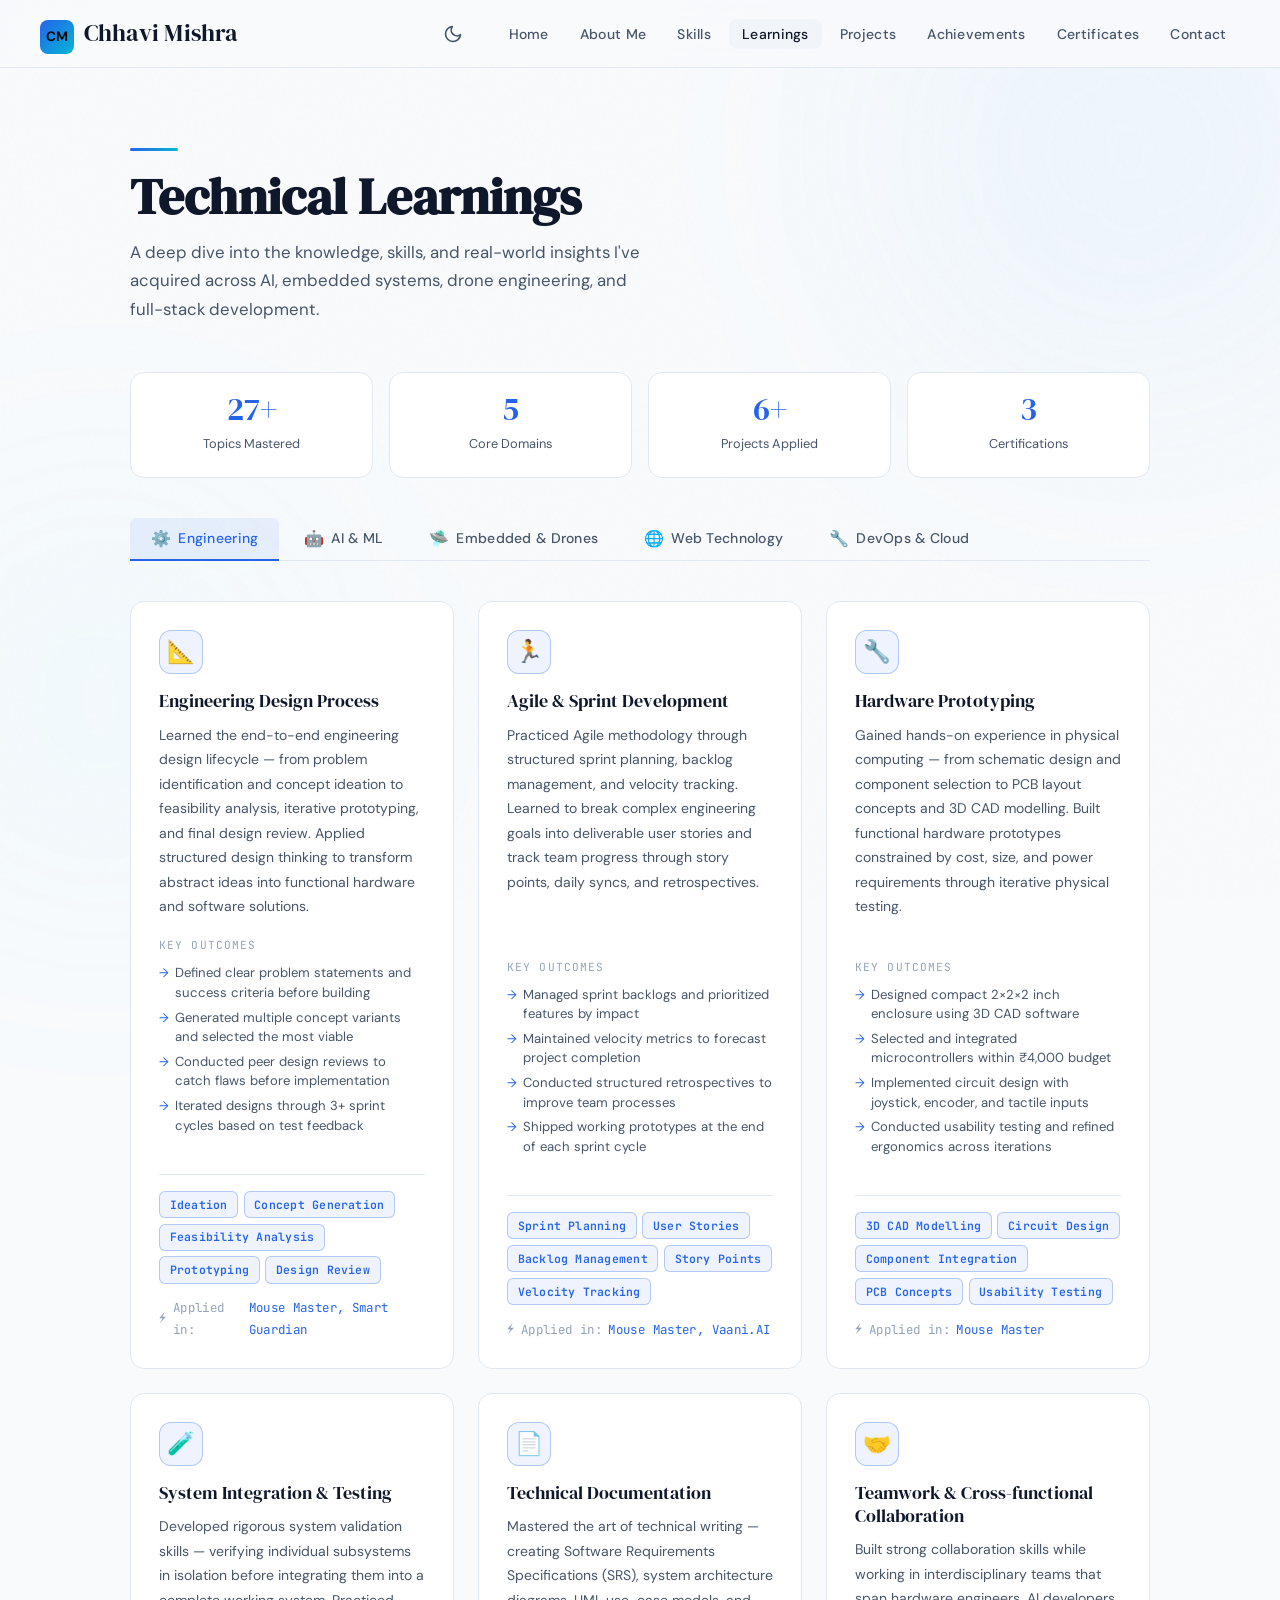
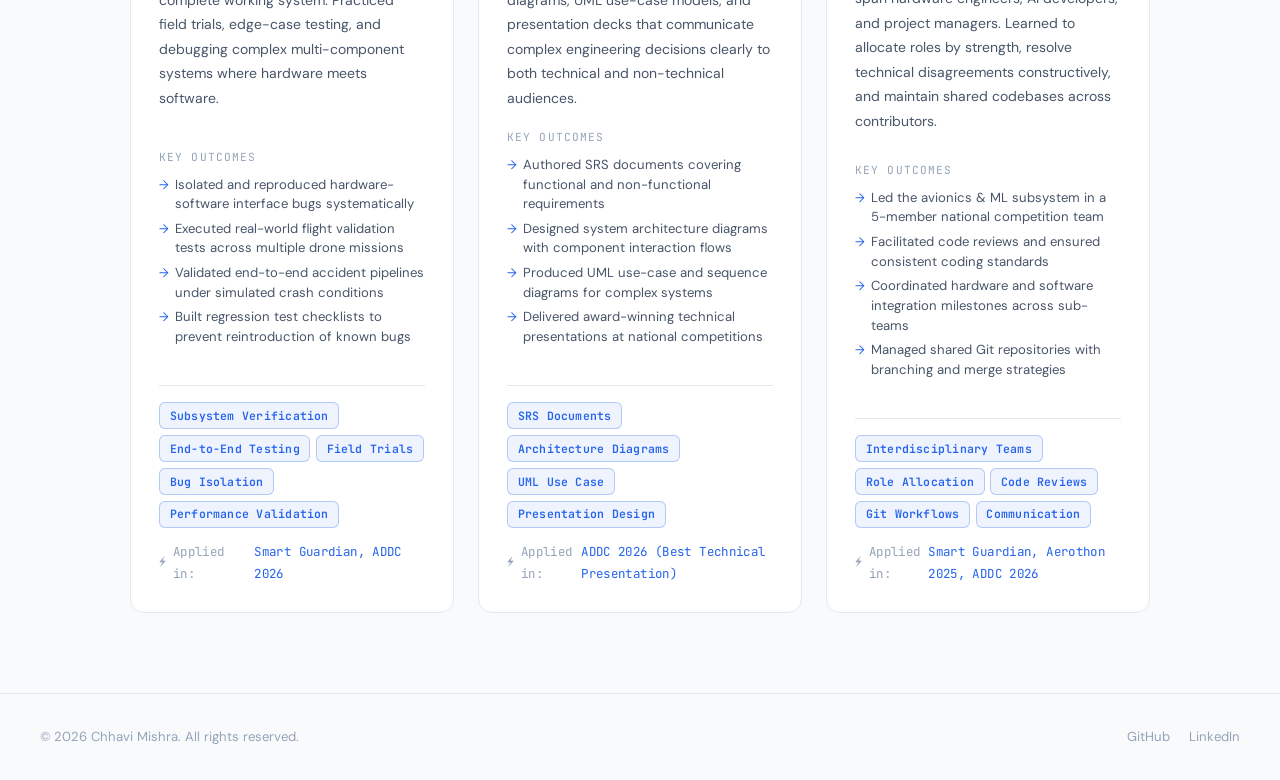
<file: learnings.html>
<!DOCTYPE html>
<html lang="en">
<head>
  <meta charset="UTF-8" />
  <meta name="viewport" content="width=device-width, initial-scale=1.0" />
  <meta name="description" content="Academic and self-study learnings of Chhavi Mishra in AI, embedded systems, and engineering." />
  <title>Learnings | Chhavi Mishra</title>
  <link rel="preconnect" href="https://fonts.googleapis.com" />
  <link rel="preconnect" href="https://fonts.gstatic.com" crossorigin />
  <link href="https://fonts.googleapis.com/css2?family=DM+Serif+Display&family=DM+Sans:wght@300;400;500;600;700&family=JetBrains+Mono:wght@400;600&display=swap" rel="stylesheet" />
  <link rel="stylesheet" href="assets/css/style.css" />
  <script>
    (function() {
      const savedTheme = localStorage.getItem('theme') || 'light';
      document.documentElement.setAttribute('data-theme', savedTheme);
    })();
  </script>
  <style>
    /* ===== TAB BAR ===== */
    .tab-bar {
      display: flex;
      gap: 0.25rem;
      flex-wrap: wrap;
      margin-bottom: 2.5rem;
      border-bottom: 1px solid var(--border);
      padding-bottom: 0;
    }
    .tab-btn {
      padding: 0.65rem 1.3rem;
      border: none;
      background: none;
      color: var(--text-secondary);
      font-family: var(--font-body);
      font-size: 0.875rem;
      font-weight: 500;
      cursor: pointer;
      border-bottom: 2px solid transparent;
      margin-bottom: -1px;
      transition: color 0.2s, border-color 0.2s, background 0.2s;
      letter-spacing: 0.02em;
      border-radius: 6px 6px 0 0;
      display: flex;
      align-items: center;
      gap: 0.45rem;
    }
    .tab-btn .tab-icon { font-size: 1rem; }
    .tab-btn.active, .tab-btn:hover { color: var(--accent); }
    .tab-btn.active { border-bottom-color: var(--accent); background: var(--accent-glow); }
    .tab-panel { display: none; }
    .tab-panel.active { display: block; }

    /* ===== SUMMARY STRIP ===== */
    .learnings-summary {
      display: grid;
      grid-template-columns: repeat(4, 1fr);
      gap: 1rem;
      margin-bottom: 2.5rem;
    }
    .summary-stat {
      background: var(--bg-card);
      border: 1px solid var(--border);
      border-radius: var(--radius);
      padding: 1.25rem 1.5rem;
      text-align: center;
      transition: border-color 0.2s, transform 0.2s;
    }
    .summary-stat:hover { border-color: var(--border-accent); transform: translateY(-2px); }
    .summary-stat .stat-num {
      font-family: var(--font-display);
      font-size: 2rem;
      color: var(--accent);
      display: block;
      line-height: 1;
      margin-bottom: 0.3rem;
    }
    .summary-stat .stat-lbl { color: var(--text-secondary); font-size: 0.8rem; }

    /* ===== LEARNING GRID ===== */
    .learning-grid {
      display: grid;
      grid-template-columns: repeat(auto-fill, minmax(320px, 1fr));
      gap: 1.5rem;
    }

    /* ===== LEARNING CARD ===== */
    .learning-card {
      background: var(--bg-card);
      border: 1px solid var(--border);
      border-radius: var(--radius);
      padding: 1.75rem;
      transition: all 0.25s;
      display: flex;
      flex-direction: column;
      gap: 0;
      position: relative;
      overflow: hidden;
    }
    .learning-card::before {
      content: '';
      position: absolute;
      top: 0; left: 0;
      width: 3px;
      height: 100%;
      background: linear-gradient(180deg, var(--accent), var(--accent-2));
      opacity: 0;
      transition: opacity 0.25s;
    }
    .learning-card:hover {
      background: var(--bg-card-hover);
      border-color: var(--border-accent);
      transform: translateY(-3px);
      box-shadow: var(--shadow);
    }
    .learning-card:hover::before { opacity: 1; }

    .lc-icon-wrap {
      width: 44px; height: 44px;
      border-radius: 12px;
      background: var(--accent-glow);
      border: 1px solid var(--border-accent);
      display: flex; align-items: center; justify-content: center;
      font-size: 1.4rem;
      margin-bottom: 1rem;
      flex-shrink: 0;
    }

    .lc-title {
      font-family: var(--font-display);
      font-size: 1.1rem;
      color: var(--text-primary);
      margin-bottom: 0.6rem;
      line-height: 1.3;
    }

    .lc-desc {
      color: var(--text-secondary);
      font-size: 0.875rem;
      line-height: 1.75;
      margin-bottom: 1.1rem;
      flex: 1;
    }

    .lc-outcomes {
      margin-bottom: 1.1rem;
    }
    .lc-outcomes-label {
      font-family: var(--font-mono);
      font-size: 0.7rem;
      letter-spacing: 0.1em;
      text-transform: uppercase;
      color: var(--text-muted);
      margin-bottom: 0.5rem;
    }
    .lc-outcome-list { list-style: none; }
    .lc-outcome-list li {
      color: var(--text-secondary);
      font-size: 0.82rem;
      display: flex;
      gap: 0.4rem;
      align-items: flex-start;
      margin-bottom: 0.3rem;
      line-height: 1.5;
    }
    .lc-outcome-list li::before {
      content: '→';
      color: var(--accent);
      flex-shrink: 0;
      font-size: 0.78rem;
      margin-top: 1px;
    }

    .lc-divider {
      height: 1px;
      background: var(--border);
      margin: 1rem 0;
    }

    .lc-tag-row { display: flex; flex-wrap: wrap; gap: 0.35rem; }
    .lc-tag {
      padding: 0.18rem 0.6rem;
      border-radius: 6px;
      font-size: 0.72rem;
      font-weight: 600;
      font-family: var(--font-mono);
      background: var(--accent-glow);
      color: var(--accent);
      border: 1px solid var(--border-accent);
      letter-spacing: 0.02em;
    }

    .lc-applied {
      display: flex;
      align-items: center;
      gap: 0.4rem;
      margin-top: 0.85rem;
      font-size: 0.78rem;
      color: var(--text-muted);
      font-family: var(--font-mono);
      letter-spacing: 0.03em;
    }
    .lc-applied::before {
      content: '⚡';
      font-size: 0.75rem;
    }
    .lc-applied span { color: var(--accent); }

    /* ===== RESPONSIVE ===== */
    @media (max-width: 768px) {
      .learnings-summary { grid-template-columns: repeat(2, 1fr); }
      .learning-grid { grid-template-columns: 1fr; }
      .tab-btn { font-size: 0.8rem; padding: 0.55rem 0.9rem; }
    }
  </style>
</head>
<body>
  <div class="bg-orb bg-orb-1"></div>
  <div class="bg-orb bg-orb-2"></div>
  <nav>
    <a href="index.html" class="nav-brand"><span>CM</span>Chhavi Mishra</a>
    <div class="hamburger"><span></span><span></span><span></span></div>
    <ul class="nav-links">
      <li><a href="index.html">Home</a></li>
      <li><a href="about.html">About Me</a></li>
      <li><a href="skills.html">Skills</a></li>
      <li><a href="learnings.html">Learnings</a></li>
      <li><a href="projects.html">Projects</a></li>
      <li><a href="achievements.html">Achievements</a></li>
      <li><a href="certificates.html">Certificates</a></li>
      <li><a href="contact.html">Contact</a></li>
    </ul>
  </nav>
  <div class="page-wrapper">
    <section>
      <div class="section-header fade-up fade-up-1">
        <div class="section-line"></div>
        <h1>Technical Learnings</h1>
        <p>A deep dive into the knowledge, skills, and real-world insights I've acquired across AI, embedded systems, drone engineering, and full-stack development.</p>
      </div>

      <!-- Summary Strip -->
      <div class="learnings-summary fade-up fade-up-2">
        <div class="summary-stat">
          <span class="stat-num">27+</span>
          <span class="stat-lbl">Topics Mastered</span>
        </div>
        <div class="summary-stat">
          <span class="stat-num">5</span>
          <span class="stat-lbl">Core Domains</span>
        </div>
        <div class="summary-stat">
          <span class="stat-num">6+</span>
          <span class="stat-lbl">Projects Applied</span>
        </div>
        <div class="summary-stat">
          <span class="stat-num">3</span>
          <span class="stat-lbl">Certifications</span>
        </div>
      </div>

      <!-- Tab Navigation -->
      <div class="tab-bar fade-up fade-up-2">
        <button class="tab-btn active" data-tab="engineering"><span class="tab-icon">⚙️</span>Engineering</button>
        <button class="tab-btn" data-tab="ai"><span class="tab-icon">🤖</span>AI &amp; ML</button>
        <button class="tab-btn" data-tab="embedded"><span class="tab-icon">🛸</span>Embedded &amp; Drones</button>
        <button class="tab-btn" data-tab="web"><span class="tab-icon">🌐</span>Web Technology</button>
        <button class="tab-btn" data-tab="devops"><span class="tab-icon">🔧</span>DevOps &amp; Cloud</button>
      </div>

      <!-- ===== ENGINEERING EXPLORATION ===== -->
      <div class="tab-panel active" id="tab-engineering">
        <div class="learning-grid">

          <div class="learning-card fade-up fade-up-2">
            <div class="lc-icon-wrap">📐</div>
            <div class="lc-title">Engineering Design Process</div>
            <p class="lc-desc">Learned the end-to-end engineering design lifecycle — from problem identification and concept ideation to feasibility analysis, iterative prototyping, and final design review. Applied structured design thinking to transform abstract ideas into functional hardware and software solutions.</p>
            <div class="lc-outcomes">
              <div class="lc-outcomes-label">Key Outcomes</div>
              <ul class="lc-outcome-list">
                <li>Defined clear problem statements and success criteria before building</li>
                <li>Generated multiple concept variants and selected the most viable</li>
                <li>Conducted peer design reviews to catch flaws before implementation</li>
                <li>Iterated designs through 3+ sprint cycles based on test feedback</li>
              </ul>
            </div>
            <div class="lc-divider"></div>
            <div class="lc-tag-row">
              <span class="lc-tag">Ideation</span>
              <span class="lc-tag">Concept Generation</span>
              <span class="lc-tag">Feasibility Analysis</span>
              <span class="lc-tag">Prototyping</span>
              <span class="lc-tag">Design Review</span>
            </div>
            <div class="lc-applied">Applied in: <span>Mouse Master, Smart Guardian</span></div>
          </div>

          <div class="learning-card fade-up fade-up-2">
            <div class="lc-icon-wrap">🏃</div>
            <div class="lc-title">Agile &amp; Sprint Development</div>
            <p class="lc-desc">Practiced Agile methodology through structured sprint planning, backlog management, and velocity tracking. Learned to break complex engineering goals into deliverable user stories and track team progress through story points, daily syncs, and retrospectives.</p>
            <div class="lc-outcomes">
              <div class="lc-outcomes-label">Key Outcomes</div>
              <ul class="lc-outcome-list">
                <li>Managed sprint backlogs and prioritized features by impact</li>
                <li>Maintained velocity metrics to forecast project completion</li>
                <li>Conducted structured retrospectives to improve team processes</li>
                <li>Shipped working prototypes at the end of each sprint cycle</li>
              </ul>
            </div>
            <div class="lc-divider"></div>
            <div class="lc-tag-row">
              <span class="lc-tag">Sprint Planning</span>
              <span class="lc-tag">User Stories</span>
              <span class="lc-tag">Backlog Management</span>
              <span class="lc-tag">Story Points</span>
              <span class="lc-tag">Velocity Tracking</span>
            </div>
            <div class="lc-applied">Applied in: <span>Mouse Master, Vaani.AI</span></div>
          </div>

          <div class="learning-card fade-up fade-up-3">
            <div class="lc-icon-wrap">🔧</div>
            <div class="lc-title">Hardware Prototyping</div>
            <p class="lc-desc">Gained hands-on experience in physical computing — from schematic design and component selection to PCB layout concepts and 3D CAD modelling. Built functional hardware prototypes constrained by cost, size, and power requirements through iterative physical testing.</p>
            <div class="lc-outcomes">
              <div class="lc-outcomes-label">Key Outcomes</div>
              <ul class="lc-outcome-list">
                <li>Designed compact 2×2×2 inch enclosure using 3D CAD software</li>
                <li>Selected and integrated microcontrollers within ₹4,000 budget</li>
                <li>Implemented circuit design with joystick, encoder, and tactile inputs</li>
                <li>Conducted usability testing and refined ergonomics across iterations</li>
              </ul>
            </div>
            <div class="lc-divider"></div>
            <div class="lc-tag-row">
              <span class="lc-tag">3D CAD Modelling</span>
              <span class="lc-tag">Circuit Design</span>
              <span class="lc-tag">Component Integration</span>
              <span class="lc-tag">PCB Concepts</span>
              <span class="lc-tag">Usability Testing</span>
            </div>
            <div class="lc-applied">Applied in: <span>Mouse Master</span></div>
          </div>

          <div class="learning-card fade-up fade-up-3">
            <div class="lc-icon-wrap">🧪</div>
            <div class="lc-title">System Integration &amp; Testing</div>
            <p class="lc-desc">Developed rigorous system validation skills — verifying individual subsystems in isolation before integrating them into a complete working system. Practiced field trials, edge-case testing, and debugging complex multi-component systems where hardware meets software.</p>
            <div class="lc-outcomes">
              <div class="lc-outcomes-label">Key Outcomes</div>
              <ul class="lc-outcome-list">
                <li>Isolated and reproduced hardware-software interface bugs systematically</li>
                <li>Executed real-world flight validation tests across multiple drone missions</li>
                <li>Validated end-to-end accident pipelines under simulated crash conditions</li>
                <li>Built regression test checklists to prevent reintroduction of known bugs</li>
              </ul>
            </div>
            <div class="lc-divider"></div>
            <div class="lc-tag-row">
              <span class="lc-tag">Subsystem Verification</span>
              <span class="lc-tag">End-to-End Testing</span>
              <span class="lc-tag">Field Trials</span>
              <span class="lc-tag">Bug Isolation</span>
              <span class="lc-tag">Performance Validation</span>
            </div>
            <div class="lc-applied">Applied in: <span>Smart Guardian, ADDC 2026</span></div>
          </div>

          <div class="learning-card fade-up fade-up-4">
            <div class="lc-icon-wrap">📄</div>
            <div class="lc-title">Technical Documentation</div>
            <p class="lc-desc">Mastered the art of technical writing — creating Software Requirements Specifications (SRS), system architecture diagrams, UML use-case models, and presentation decks that communicate complex engineering decisions clearly to both technical and non-technical audiences.</p>
            <div class="lc-outcomes">
              <div class="lc-outcomes-label">Key Outcomes</div>
              <ul class="lc-outcome-list">
                <li>Authored SRS documents covering functional and non-functional requirements</li>
                <li>Designed system architecture diagrams with component interaction flows</li>
                <li>Produced UML use-case and sequence diagrams for complex systems</li>
                <li>Delivered award-winning technical presentations at national competitions</li>
              </ul>
            </div>
            <div class="lc-divider"></div>
            <div class="lc-tag-row">
              <span class="lc-tag">SRS Documents</span>
              <span class="lc-tag">Architecture Diagrams</span>
              <span class="lc-tag">UML Use Case</span>
              <span class="lc-tag">Presentation Design</span>
            </div>
            <div class="lc-applied">Applied in: <span>ADDC 2026 (Best Technical Presentation)</span></div>
          </div>

          <div class="learning-card fade-up fade-up-4">
            <div class="lc-icon-wrap">🤝</div>
            <div class="lc-title">Teamwork &amp; Cross-functional Collaboration</div>
            <p class="lc-desc">Built strong collaboration skills while working in interdisciplinary teams that span hardware engineers, AI developers, and project managers. Learned to allocate roles by strength, resolve technical disagreements constructively, and maintain shared codebases across contributors.</p>
            <div class="lc-outcomes">
              <div class="lc-outcomes-label">Key Outcomes</div>
              <ul class="lc-outcome-list">
                <li>Led the avionics & ML subsystem in a 5-member national competition team</li>
                <li>Facilitated code reviews and ensured consistent coding standards</li>
                <li>Coordinated hardware and software integration milestones across sub-teams</li>
                <li>Managed shared Git repositories with branching and merge strategies</li>
              </ul>
            </div>
            <div class="lc-divider"></div>
            <div class="lc-tag-row">
              <span class="lc-tag">Interdisciplinary Teams</span>
              <span class="lc-tag">Role Allocation</span>
              <span class="lc-tag">Code Reviews</span>
              <span class="lc-tag">Git Workflows</span>
              <span class="lc-tag">Communication</span>
            </div>
            <div class="lc-applied">Applied in: <span>Smart Guardian, Aerothon 2025, ADDC 2026</span></div>
          </div>

        </div>
      </div>

      <!-- ===== AI & MACHINE LEARNING ===== -->
      <div class="tab-panel" id="tab-ai">
        <div class="learning-grid">

          <div class="learning-card">
            <div class="lc-icon-wrap">👁️</div>
            <div class="lc-title">Computer Vision Pipelines</div>
            <p class="lc-desc">Built production-grade real-time computer vision pipelines using OpenCV and deep learning frameworks. Learned to optimize inference for edge hardware by applying frame skipping, resolution downscaling, and model quantization to achieve real-time performance on Raspberry Pi.</p>
            <div class="lc-outcomes">
              <div class="lc-outcomes-label">Key Outcomes</div>
              <ul class="lc-outcome-list">
                <li>Built a tailgating detection pipeline running at 15+ FPS on Raspberry Pi 5</li>
                <li>Applied Gaussian blur and color normalization for robust frame preprocessing</li>
                <li>Optimized inference pipeline to reduce CPU usage by ~40% through frame skipping</li>
                <li>Integrated results into ZeroMQ messaging for real-time multi-process communication</li>
              </ul>
            </div>
            <div class="lc-divider"></div>
            <div class="lc-tag-row">
              <span class="lc-tag">Object Detection</span>
              <span class="lc-tag">OpenCV</span>
              <span class="lc-tag">Image Preprocessing</span>
              <span class="lc-tag">Frame Skipping</span>
              <span class="lc-tag">Inference Optimization</span>
            </div>
            <div class="lc-applied">Applied in: <span>Smart Guardian, Online Exam Proctoring</span></div>
          </div>

          <div class="learning-card">
            <div class="lc-icon-wrap">🎯</div>
            <div class="lc-title">YOLO Model Training &amp; Dataset Engineering</div>
            <p class="lc-desc">End-to-end expertise in training custom YOLOv8 object detection models — from raw data collection and annotation to synthetic augmentation, hyperparameter tuning, and model evaluation. Trained models that operate under challenging aerial and low-light conditions for UAV applications.</p>
            <div class="lc-outcomes">
              <div class="lc-outcomes-label">Key Outcomes</div>
              <ul class="lc-outcome-list">
                <li>Annotated 2,000+ images using Roboflow for disaster target detection</li>
                <li>Generated synthetic training data to improve model robustness in edge cases</li>
                <li>Tuned YOLOv8 hyperparameters to achieve optimal mAP@50 on validation set</li>
                <li>Deployed trained models on Raspberry Pi for real-time aerial inference</li>
              </ul>
            </div>
            <div class="lc-divider"></div>
            <div class="lc-tag-row">
              <span class="lc-tag">YOLOv8</span>
              <span class="lc-tag">Dataset Annotation</span>
              <span class="lc-tag">Synthetic Data Generation</span>
              <span class="lc-tag">Hyperparameter Tuning</span>
              <span class="lc-tag">mAP Metrics</span>
            </div>
            <div class="lc-applied">Applied in: <span>Aerothon 2025, Smart Guardian</span></div>
          </div>

          <div class="learning-card">
            <div class="lc-icon-wrap">📊</div>
            <div class="lc-title">Algorithm Benchmarking &amp; Profiling</div>
            <p class="lc-desc">Developed a systematic approach to evaluating and comparing AI algorithm performance across multiple dimensions — latency, accuracy, false-positive rate, and resource consumption. Used profiling tools to identify bottlenecks in computer vision pipelines and optimize accordingly.</p>
            <div class="lc-outcomes">
              <div class="lc-outcomes-label">Key Outcomes</div>
              <ul class="lc-outcome-list">
                <li>Benchmarked YOLO, MediaPipe, and Dlib across latency and CPU/GPU metrics</li>
                <li>Analysed false-positive and false-negative trade-offs for proctoring algorithms</li>
                <li>Visualized benchmark data through an interactive React.js dashboard</li>
                <li>Identified optimal algorithm for each use-case based on resource constraints</li>
              </ul>
            </div>
            <div class="lc-divider"></div>
            <div class="lc-tag-row">
              <span class="lc-tag">Latency Analysis</span>
              <span class="lc-tag">CPU/GPU Profiling</span>
              <span class="lc-tag">False-Positive Rate</span>
              <span class="lc-tag">Comparative Evaluation</span>
            </div>
            <div class="lc-applied">Applied in: <span>Online Exam Proctoring Analyser</span></div>
          </div>

          <div class="learning-card">
            <div class="lc-icon-wrap">🧠</div>
            <div class="lc-title">NLP &amp; LLM Integration</div>
            <p class="lc-desc">Learned to integrate large language models into production applications via API — engineering prompts for structured outputs, extracting named medical entities, and chaining LLM calls for multi-step reasoning. Applied spaCy and Gemini/Groq APIs in a real healthcare documentation product.</p>
            <div class="lc-outcomes">
              <div class="lc-outcomes-label">Key Outcomes</div>
              <ul class="lc-outcome-list">
                <li>Engineered system prompts that reliably extract symptoms, diagnoses, and vitals</li>
                <li>Built LLM-powered clinical chatbot with Groq Llama for medical record querying</li>
                <li>Chained Gemini 2.5 calls for transcription → extraction → report generation</li>
                <li>Applied spaCy for offline entity extraction as a fallback layer</li>
              </ul>
            </div>
            <div class="lc-divider"></div>
            <div class="lc-tag-row">
              <span class="lc-tag">Prompt Engineering</span>
              <span class="lc-tag">Gemini / Groq APIs</span>
              <span class="lc-tag">Entity Extraction</span>
              <span class="lc-tag">LLM Chaining</span>
              <span class="lc-tag">spaCy</span>
            </div>
            <div class="lc-applied">Applied in: <span>Vaani.AI</span></div>
          </div>

          <div class="learning-card">
            <div class="lc-icon-wrap">🎙️</div>
            <div class="lc-title">Speech Recognition &amp; Real-time STT</div>
            <p class="lc-desc">Integrated real-time multilingual speech-to-text transcription using the Sarvam AI API and Web Audio API. Learned to handle audio streaming, buffer management, and language detection to produce accurate clinical transcriptions in English and Indian regional languages.</p>
            <div class="lc-outcomes">
              <div class="lc-outcomes-label">Key Outcomes</div>
              <ul class="lc-outcome-list">
                <li>Streamed microphone audio to Sarvam AI for real-time multilingual transcription</li>
                <li>Implemented audio buffering to handle network latency in streaming pipelines</li>
                <li>Built a recording UI with live word-count feedback and transcript editing</li>
                <li>Processed 10+ Indian languages in a single unified transcription pipeline</li>
              </ul>
            </div>
            <div class="lc-divider"></div>
            <div class="lc-tag-row">
              <span class="lc-tag">Sarvam AI</span>
              <span class="lc-tag">Web Audio API</span>
              <span class="lc-tag">Multilingual STT</span>
              <span class="lc-tag">Audio Streaming</span>
              <span class="lc-tag">Real-time Processing</span>
            </div>
            <div class="lc-applied">Applied in: <span>Vaani.AI</span></div>
          </div>

          <div class="learning-card">
            <div class="lc-icon-wrap">🔍</div>
            <div class="lc-title">Behavioural Anomaly Detection</div>
            <p class="lc-desc">Applied computer vision techniques for real-time behavioural monitoring — detecting head pose deviations, eye-gaze direction, multiple faces, and audio anomalies to infer suspicious activity. Combined multiple models in a fusion architecture with confidence thresholding for reliable alerts.</p>
            <div class="lc-outcomes">
              <div class="lc-outcomes-label">Key Outcomes</div>
              <ul class="lc-outcome-list">
                <li>Implemented MediaPipe-based head pose estimation for pitch/yaw/roll analysis</li>
                <li>Built multi-face detection to flag presence of unauthorized persons</li>
                <li>Combined eye gaze and head pose into a weighted anomaly score</li>
                <li>Integrated audio analysis to detect background speech and noise violations</li>
              </ul>
            </div>
            <div class="lc-divider"></div>
            <div class="lc-tag-row">
              <span class="lc-tag">Head Pose Estimation</span>
              <span class="lc-tag">Eye Gaze Tracking</span>
              <span class="lc-tag">MediaPipe</span>
              <span class="lc-tag">Audio Monitoring</span>
              <span class="lc-tag">Fusion Architecture</span>
            </div>
            <div class="lc-applied">Applied in: <span>Online Exam Proctoring Analyser</span></div>
          </div>

        </div>
      </div>

      <!-- ===== EMBEDDED & DRONE SYSTEMS ===== -->
      <div class="tab-panel" id="tab-embedded">
        <div class="learning-grid">

          <div class="learning-card">
            <div class="lc-icon-wrap">📡</div>
            <div class="lc-title">MAVLink &amp; Pixhawk Integration</div>
            <p class="lc-desc">Developed deep expertise in drone flight controller integration using the MAVLink telemetry protocol with Pixhawk/PX4. Learned to parse IMU sensor data streams, implement crash detection logic using physics-based thresholds, and send command sequences to the flight controller from a companion computer.</p>
            <div class="lc-outcomes">
              <div class="lc-outcomes-label">Key Outcomes</div>
              <ul class="lc-outcome-list">
                <li>Configured Pixhawk–Raspberry Pi serial communication via MAVLink protocol</li>
                <li>Parsed real-time IMU streams (accelerometer, gyroscope) for crash detection</li>
                <li>Implemented physics-based thresholds for roll/pitch anomaly identification</li>
                <li>Triggered automated emergency response sequences on crash event detection</li>
              </ul>
            </div>
            <div class="lc-divider"></div>
            <div class="lc-tag-row">
              <span class="lc-tag">MAVLink</span>
              <span class="lc-tag">Pixhawk</span>
              <span class="lc-tag">IMU Data Parsing</span>
              <span class="lc-tag">Crash Detection</span>
              <span class="lc-tag">Serial Communication</span>
            </div>
            <div class="lc-applied">Applied in: <span>Smart Guardian</span></div>
          </div>

          <div class="learning-card">
            <div class="lc-icon-wrap">🗺️</div>
            <div class="lc-title">Autonomous Mission Planning</div>
            <p class="lc-desc">Designed and tested fully autonomous UAV mission profiles — including GPS waypoint navigation, QR code target search and identification, precision payload delivery, and safe Return-To-Launch (RTL) sequences. Worked with Mission Planner, ArduPilot, and PX4 for simulation and real-world flight validation.</p>
            <div class="lc-outcomes">
              <div class="lc-outcomes-label">Key Outcomes</div>
              <ul class="lc-outcome-list">
                <li>Designed multi-waypoint GPS missions with altitude and speed profiles</li>
                <li>Integrated QR code detection into the autonomous mission stack</li>
                <li>Validated RTL and failsafe sequences under simulated signal loss conditions</li>
                <li>Completed multiple real-world flight trials achieving minimal positional drift</li>
              </ul>
            </div>
            <div class="lc-divider"></div>
            <div class="lc-tag-row">
              <span class="lc-tag">GPS Waypoints</span>
              <span class="lc-tag">Mission Planner</span>
              <span class="lc-tag">PX4 / ArduPilot</span>
              <span class="lc-tag">RTL Sequences</span>
              <span class="lc-tag">Simulation Testing</span>
            </div>
            <div class="lc-applied">Applied in: <span>ADDC 2026</span></div>
          </div>

          <div class="learning-card">
            <div class="lc-icon-wrap">🏗️</div>
            <div class="lc-title">IoT &amp; Edge–Fog–Cloud Architecture</div>
            <p class="lc-desc">Implemented a three-tier distributed computing architecture for real-time IoT applications. Understood how to partition workloads across edge devices (real-time sensing), fog nodes (local AI inference), and cloud backends (storage, analytics, alerting) to balance latency, bandwidth, and reliability requirements.</p>
            <div class="lc-outcomes">
              <div class="lc-outcomes-label">Key Outcomes</div>
              <ul class="lc-outcome-list">
                <li>Deployed YOLOv8 AI inference at the fog layer on Raspberry Pi 5</li>
                <li>Streamed crash evidence footage to Supabase cloud on event trigger</li>
                <li>Used ZeroMQ pub/sub for inter-process communication between edge modules</li>
                <li>Implemented circular video buffer at the edge to preserve pre-crash footage</li>
              </ul>
            </div>
            <div class="lc-divider"></div>
            <div class="lc-tag-row">
              <span class="lc-tag">Edge Computing</span>
              <span class="lc-tag">Fog AI</span>
              <span class="lc-tag">Cloud Upload</span>
              <span class="lc-tag">ZeroMQ IPC</span>
              <span class="lc-tag">Real-time Streaming</span>
            </div>
            <div class="lc-applied">Applied in: <span>Smart Guardian</span></div>
          </div>

          <div class="learning-card">
            <div class="lc-icon-wrap">🍓</div>
            <div class="lc-title">Raspberry Pi Systems Engineering</div>
            <p class="lc-desc">Gained comprehensive Raspberry Pi expertise — from OS setup, headless configuration, and network management to GPIO interfacing, camera integration, and service automation using systemd. Deployed production AI workloads on Raspberry Pi with power and thermal management considerations for drone applications.</p>
            <div class="lc-outcomes">
              <div class="lc-outcomes-label">Key Outcomes</div>
              <ul class="lc-outcome-list">
                <li>Configured Raspberry Pi 5 for headless operation with SSH and Wi-Fi hotspot</li>
                <li>Set up systemd services for auto-start of AI pipelines on boot</li>
                <li>Interfaced camera module and GPIO sensors for the Smart Guardian system</li>
                <li>Managed thermal throttling and power consumption for drone payload constraints</li>
              </ul>
            </div>
            <div class="lc-divider"></div>
            <div class="lc-tag-row">
              <span class="lc-tag">Raspberry Pi 5</span>
              <span class="lc-tag">Linux / SSH</span>
              <span class="lc-tag">GPIO Interfacing</span>
              <span class="lc-tag">systemd Services</span>
              <span class="lc-tag">Camera Integration</span>
            </div>
            <div class="lc-applied">Applied in: <span>Smart Guardian, ADDC 2026</span></div>
          </div>

          <div class="learning-card">
            <div class="lc-icon-wrap">🧲</div>
            <div class="lc-title">Sensor Fusion</div>
            <p class="lc-desc">Studied and applied sensor fusion techniques to combine data from multiple independent sensors — accelerometers, gyroscopes, and GPS modules — to produce more reliable state estimates than any single sensor alone. Implemented event-trigger logic based on fused multi-sensor thresholds.</p>
            <div class="lc-outcomes">
              <div class="lc-outcomes-label">Key Outcomes</div>
              <ul class="lc-outcome-list">
                <li>Fused IMU accelerometer and gyroscope data to detect crash orientation</li>
                <li>Combined GPS position with IMU motion for reliable crash location tagging</li>
                <li>Tuned multi-axis threshold values through empirical field testing</li>
                <li>Implemented debounce logic to suppress false triggers from vibrations</li>
              </ul>
            </div>
            <div class="lc-divider"></div>
            <div class="lc-tag-row">
              <span class="lc-tag">Accelerometer / Gyroscope</span>
              <span class="lc-tag">GPS Fusion</span>
              <span class="lc-tag">Threshold Detection</span>
              <span class="lc-tag">Event Triggers</span>
              <span class="lc-tag">Debounce Logic</span>
            </div>
            <div class="lc-applied">Applied in: <span>Smart Guardian</span></div>
          </div>

          <div class="learning-card">
            <div class="lc-icon-wrap">✈️</div>
            <div class="lc-title">UAV Systems Testing &amp; Validation</div>
            <p class="lc-desc">Developed systematic UAV testing workflows covering pre-flight checklists, propulsion tests, communication link validation, and mission rehearsal under controlled conditions before real-world flights. Executed payload drop tests, QR code detection validation, and competition-grade flight trials.</p>
            <div class="lc-outcomes">
              <div class="lc-outcomes-label">Key Outcomes</div>
              <ul class="lc-outcome-list">
                <li>Created and executed 20-point pre-flight safety checklists for every flight</li>
                <li>Validated QR code detection pipeline at 5m, 10m, and 15m altitude variants</li>
                <li>Tested payload drop accuracy with fragile cargo across 10+ trial runs</li>
                <li>Achieved mission success rate of 90%+ during competition validation rounds</li>
              </ul>
            </div>
            <div class="lc-divider"></div>
            <div class="lc-tag-row">
              <span class="lc-tag">Pre-flight Checks</span>
              <span class="lc-tag">Payload Drop Testing</span>
              <span class="lc-tag">QR Code Detection</span>
              <span class="lc-tag">Competition Validation</span>
              <span class="lc-tag">Safety Protocols</span>
            </div>
            <div class="lc-applied">Applied in: <span>ADDC 2026, Aerothon 2025</span></div>
          </div>

        </div>
      </div>

      <!-- ===== WEB TECHNOLOGY ===== -->
      <div class="tab-panel" id="tab-web">
        <div class="learning-grid">

          <div class="learning-card">
            <div class="lc-icon-wrap">🏛️</div>
            <div class="lc-title">HTML5 Semantic Structure &amp; SEO</div>
            <p class="lc-desc">Mastered writing clean, semantic HTML5 that is accessible, SEO-optimized, and maintainable. Learned to use the right structural elements, configure meta tags, implement Open Graph data, and design accessible form interactions — building web pages that rank well and work for all users.</p>
            <div class="lc-outcomes">
              <div class="lc-outcomes-label">Key Outcomes</div>
              <ul class="lc-outcome-list">
                <li>Used semantic landmarks (main, section, article, nav) for screen-reader support</li>
                <li>Configured meta descriptions, Open Graph, and canonical URLs for SEO</li>
                <li>Implemented ARIA attributes and keyboard navigation for accessibility</li>
                <li>Structured heading hierarchy (h1→h6) for proper document outline</li>
              </ul>
            </div>
            <div class="lc-divider"></div>
            <div class="lc-tag-row">
              <span class="lc-tag">Semantic HTML5</span>
              <span class="lc-tag">SEO Metadata</span>
              <span class="lc-tag">Accessibility (a11y)</span>
              <span class="lc-tag">ARIA Attributes</span>
            </div>
            <div class="lc-applied">Applied in: <span>Vaani.AI, Portfolio Website</span></div>
          </div>

          <div class="learning-card">
            <div class="lc-icon-wrap">🎨</div>
            <div class="lc-title">CSS3 &amp; Advanced Responsive Design</div>
            <p class="lc-desc">Built sophisticated responsive UI layouts using CSS Flexbox, Grid, and custom properties (variables). Mastered keyframe animations, transitions, glassmorphism effects, and CSS theming with light/dark mode support — creating premium-feeling interfaces without any CSS framework.</p>
            <div class="lc-outcomes">
              <div class="lc-outcomes-label">Key Outcomes</div>
              <ul class="lc-outcome-list">
                <li>Built fully responsive multi-column layouts using CSS Grid with auto-fill</li>
                <li>Implemented smooth keyframe animations and GPU-accelerated transitions</li>
                <li>Created a complete light/dark theme system using CSS custom properties</li>
                <li>Applied glassmorphism cards with backdrop-filter blur for premium aesthetics</li>
              </ul>
            </div>
            <div class="lc-divider"></div>
            <div class="lc-tag-row">
              <span class="lc-tag">CSS Grid</span>
              <span class="lc-tag">Flexbox</span>
              <span class="lc-tag">CSS Variables</span>
              <span class="lc-tag">Keyframe Animations</span>
              <span class="lc-tag">Glassmorphism</span>
            </div>
            <div class="lc-applied">Applied in: <span>Portfolio Website, Vaani.AI</span></div>
          </div>

          <div class="learning-card">
            <div class="lc-icon-wrap">⚙️</div>
            <div class="lc-title">Node.js Backend Development</div>
            <p class="lc-desc">Built RESTful backend APIs using Node.js and Express.js with complete authentication and authorization infrastructure. Implemented JWT-based session management, role-based access control (RBAC), password hashing with bcrypt, and structured error handling for a production healthcare application.</p>
            <div class="lc-outcomes">
              <div class="lc-outcomes-label">Key Outcomes</div>
              <ul class="lc-outcome-list">
                <li>Designed a modular Express.js architecture with route, service, and controller layers</li>
                <li>Implemented JWT access + refresh token rotation for secure session management</li>
                <li>Built RBAC middleware restricting endpoints by Doctor/Nurse/Admin roles</li>
                <li>Secured user passwords with bcrypt hashing and salt rounds</li>
              </ul>
            </div>
            <div class="lc-divider"></div>
            <div class="lc-tag-row">
              <span class="lc-tag">Node.js</span>
              <span class="lc-tag">Express.js</span>
              <span class="lc-tag">JWT Auth</span>
              <span class="lc-tag">RBAC</span>
              <span class="lc-tag">bcrypt</span>
              <span class="lc-tag">REST API Design</span>
            </div>
            <div class="lc-applied">Applied in: <span>Vaani.AI</span></div>
          </div>

          <div class="learning-card">
            <div class="lc-icon-wrap">🗄️</div>
            <div class="lc-title">Database Design &amp; Management</div>
            <p class="lc-desc">Learned relational database design from first principles — entity-relationship modelling, normalization, foreign key constraints, and query optimization. Worked with PostgreSQL/MySQL via Supabase, writing efficient JOIN queries, stored procedures (RPC), and managing migrations in production environments.</p>
            <div class="lc-outcomes">
              <div class="lc-outcomes-label">Key Outcomes</div>
              <ul class="lc-outcome-list">
                <li>Designed normalized schemas with 10+ tables for Vaani.AI clinical records</li>
                <li>Wrote Supabase RPC functions for complex aggregation queries</li>
                <li>Implemented row-level security (RLS) policies in Supabase for data isolation</li>
                <li>Optimized slow queries using indexing strategies on high-read tables</li>
              </ul>
            </div>
            <div class="lc-divider"></div>
            <div class="lc-tag-row">
              <span class="lc-tag">PostgreSQL</span>
              <span class="lc-tag">Supabase RPC</span>
              <span class="lc-tag">Schema Design</span>
              <span class="lc-tag">Row-level Security</span>
              <span class="lc-tag">Query Optimization</span>
            </div>
            <div class="lc-applied">Applied in: <span>Vaani.AI, Smart Guardian</span></div>
          </div>

          <div class="learning-card">
            <div class="lc-icon-wrap">📈</div>
            <div class="lc-title">Dashboard &amp; Data Visualization</div>
            <p class="lc-desc">Built interactive data dashboards and analytical UIs using Streamlit, React.js, and Chart.js. Learned to transform raw telemetry and model benchmark data into intuitive visualizations — helping stakeholders understand system behaviour through charts, tables, and real-time metric panels.</p>
            <div class="lc-outcomes">
              <div class="lc-outcomes-label">Key Outcomes</div>
              <ul class="lc-outcome-list">
                <li>Built a Streamlit dashboard for Smart Guardian incident review and metrics</li>
                <li>Created a React.js dashboard for proctoring algorithm benchmark comparisons</li>
                <li>Visualized model latency, CPU utilization, and false-positive rates with Chart.js</li>
                <li>Added real-time data refresh and filter controls to Streamlit UI</li>
              </ul>
            </div>
            <div class="lc-divider"></div>
            <div class="lc-tag-row">
              <span class="lc-tag">Streamlit</span>
              <span class="lc-tag">React.js</span>
              <span class="lc-tag">Chart.js</span>
              <span class="lc-tag">Matplotlib</span>
              <span class="lc-tag">Pandas</span>
            </div>
            <div class="lc-applied">Applied in: <span>Smart Guardian, Online Exam Proctoring</span></div>
          </div>

          <div class="learning-card">
            <div class="lc-icon-wrap">🔌</div>
            <div class="lc-title">API Integration &amp; External Services</div>
            <p class="lc-desc">Gained extensive experience integrating third-party APIs and external services — LLM providers, speech APIs, messaging platforms, and cloud storage. Learned to handle API rate limits, authentication flows, webhook events, and graceful error recovery when external services are unavailable.</p>
            <div class="lc-outcomes">
              <div class="lc-outcomes-label">Key Outcomes</div>
              <ul class="lc-outcome-list">
                <li>Integrated Gemini 2.5 and Groq Llama APIs with structured output parsing</li>
                <li>Implemented WhatsApp Business API for automated SOS alert delivery</li>
                <li>Set up Supabase storage webhooks for automatic cloud upload on file creation</li>
                <li>Built retry logic with exponential backoff for flaky network conditions</li>
              </ul>
            </div>
            <div class="lc-divider"></div>
            <div class="lc-tag-row">
              <span class="lc-tag">REST API Integration</span>
              <span class="lc-tag">Webhooks</span>
              <span class="lc-tag">Gemini / Groq APIs</span>
              <span class="lc-tag">WhatsApp API</span>
              <span class="lc-tag">Error Handling</span>
            </div>
            <div class="lc-applied">Applied in: <span>Vaani.AI, Smart Guardian</span></div>
          </div>

        </div>
      </div>
      <!-- ===== DEVOPS & CLOUD ===== -->
      <div class="tab-panel" id="tab-devops">
        <div class="learning-grid">

          <div class="learning-card">
            <div class="lc-icon-wrap">♾️</div>
            <div class="lc-title">DevOps Foundations &amp; Culture</div>
            <p class="lc-desc">Studied the core principles, philosophy, and cultural practices that define modern DevOps. Learned how DevOps bridges the gap between development and operations teams by emphasizing collaboration, shared responsibility, and a continuous improvement mindset. Completed both Infosys Springboard and IBM edX certifications to validate foundational DevOps knowledge.</p>
            <div class="lc-outcomes">
              <div class="lc-outcomes-label">Key Outcomes</div>
              <ul class="lc-outcome-list">
                <li>Understood the CALMS framework (Culture, Automation, Lean, Measurement, Sharing)</li>
                <li>Applied Agile and Scrum concepts alongside DevOps workflows in sprint-based projects</li>
                <li>Learned shift-left testing and how to embed quality checks early in the pipeline</li>
                <li>Appreciated the role of psychological safety and blameless post-mortems in DevOps culture</li>
              </ul>
            </div>
            <div class="lc-divider"></div>
            <div class="lc-tag-row">
              <span class="lc-tag">CALMS Framework</span>
              <span class="lc-tag">Agile + DevOps</span>
              <span class="lc-tag">Shift-Left Testing</span>
              <span class="lc-tag">SRE Concepts</span>
              <span class="lc-tag">Blameless Culture</span>
            </div>
            <div class="lc-applied">Certified by: <span>Infosys Springboard, IBM / edX</span></div>
          </div>

          <div class="learning-card">
            <div class="lc-icon-wrap">🔄</div>
            <div class="lc-title">CI/CD Pipelines &amp; Automation</div>
            <p class="lc-desc">Learned the end-to-end mechanics of Continuous Integration and Continuous Delivery pipelines — from code commits and automated builds to unit testing, artifact packaging, and deployment automation. Understood how to design pipelines that reduce manual toil, catch errors early, and deliver software reliably and frequently.</p>
            <div class="lc-outcomes">
              <div class="lc-outcomes-label">Key Outcomes</div>
              <ul class="lc-outcome-list">
                <li>Designed multi-stage CI/CD pipeline workflows with build, test, and deploy stages</li>
                <li>Understood Git branching strategies (GitFlow, trunk-based development) for team collaboration</li>
                <li>Studied automated testing integration at unit, integration, and end-to-end test levels</li>
                <li>Learned artifact versioning, environment promotion (dev → staging → prod) strategies</li>
              </ul>
            </div>
            <div class="lc-divider"></div>
            <div class="lc-tag-row">
              <span class="lc-tag">CI/CD Pipelines</span>
              <span class="lc-tag">GitHub Actions</span>
              <span class="lc-tag">Build Automation</span>
              <span class="lc-tag">GitFlow</span>
              <span class="lc-tag">Artifact Management</span>
            </div>
            <div class="lc-applied">Certified by: <span>Infosys TechA DevOps Engineer, Infosys Foundation</span></div>
          </div>

          <div class="learning-card">
            <div class="lc-icon-wrap">☁️</div>
            <div class="lc-title">Cloud-Native Practices &amp; Containerisation</div>
            <p class="lc-desc">Gained knowledge in cloud-native development approaches including containerisation with Docker, container orchestration concepts with Kubernetes, and infrastructure-as-code principles. Understood how modern applications are designed to be scalable, observable, and resilient across cloud environments — skills reinforced through the IBM and Infosys TechA DevOps certifications.</p>
            <div class="lc-outcomes">
              <div class="lc-outcomes-label">Key Outcomes</div>
              <ul class="lc-outcome-list">
                <li>Understood Docker image layering, container lifecycles, and networking fundamentals</li>
                <li>Studied Kubernetes cluster concepts: Pods, Services, Deployments, and ConfigMaps</li>
                <li>Learned infrastructure-as-code (IaC) principles for reproducible environment provisioning</li>
                <li>Explored monitoring and observability tools for tracking service health in production</li>
              </ul>
            </div>
            <div class="lc-divider"></div>
            <div class="lc-tag-row">
              <span class="lc-tag">Docker</span>
              <span class="lc-tag">Kubernetes</span>
              <span class="lc-tag">Infrastructure as Code</span>
              <span class="lc-tag">Cloud Native</span>
              <span class="lc-tag">Observability</span>
            </div>
            <div class="lc-applied">Certified by: <span>IBM edX, Infosys TechA DevOps Engineer</span></div>
          </div>

        </div>
      </div>
    </section>

    <footer>
      <p>© 2026 Chhavi Mishra. All rights reserved.</p>
      <div class="footer-links">
        <a href="https://github.com/" target="_blank">GitHub</a>
        <a href="https://linkedin.com/" target="_blank">LinkedIn</a>
      </div>
    </footer>
  </div>
  <script src="assets/js/main.js"></script>
  <script>
    document.querySelectorAll('.tab-btn').forEach(btn => {
      btn.addEventListener('click', () => {
        document.querySelectorAll('.tab-btn').forEach(b => b.classList.remove('active'));
        document.querySelectorAll('.tab-panel').forEach(p => p.classList.remove('active'));
        btn.classList.add('active');
        document.getElementById('tab-' + btn.dataset.tab).classList.add('active');
      });
    });
  </script>
</body>
</html>
</file>
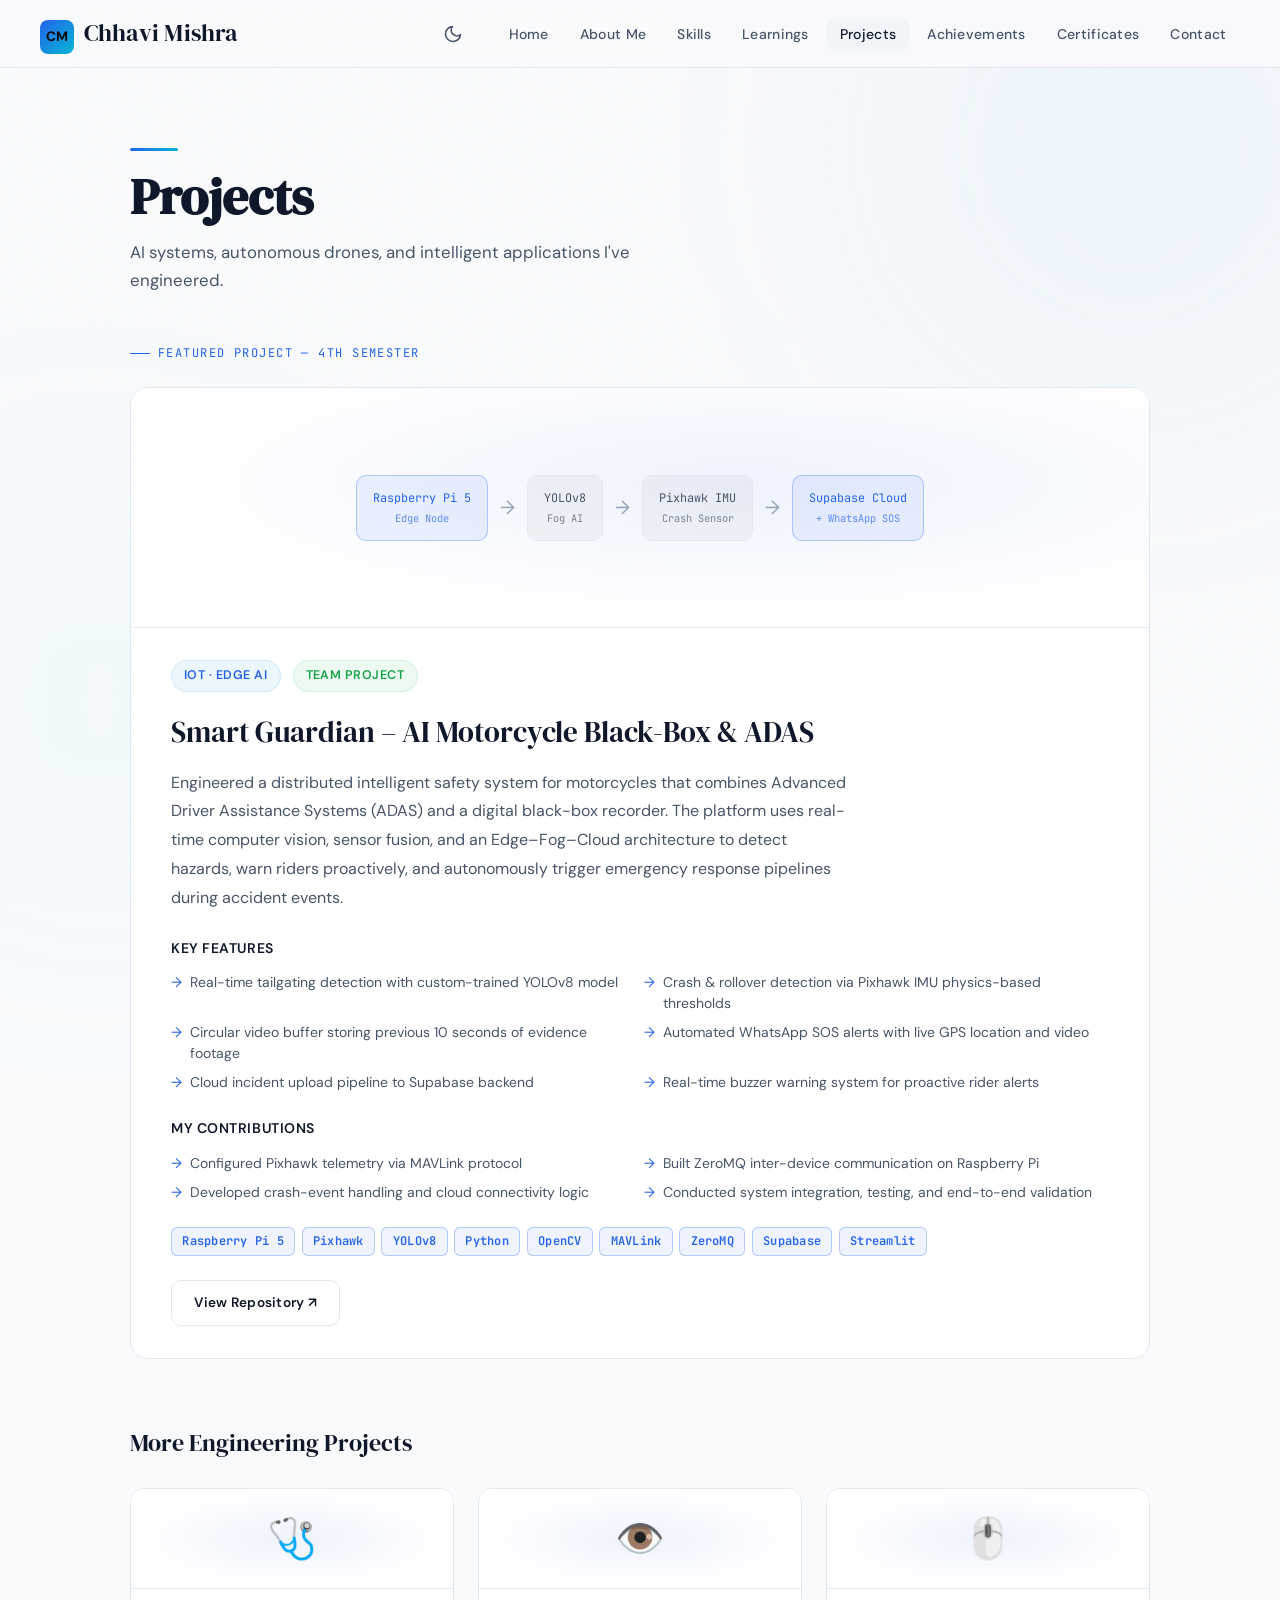
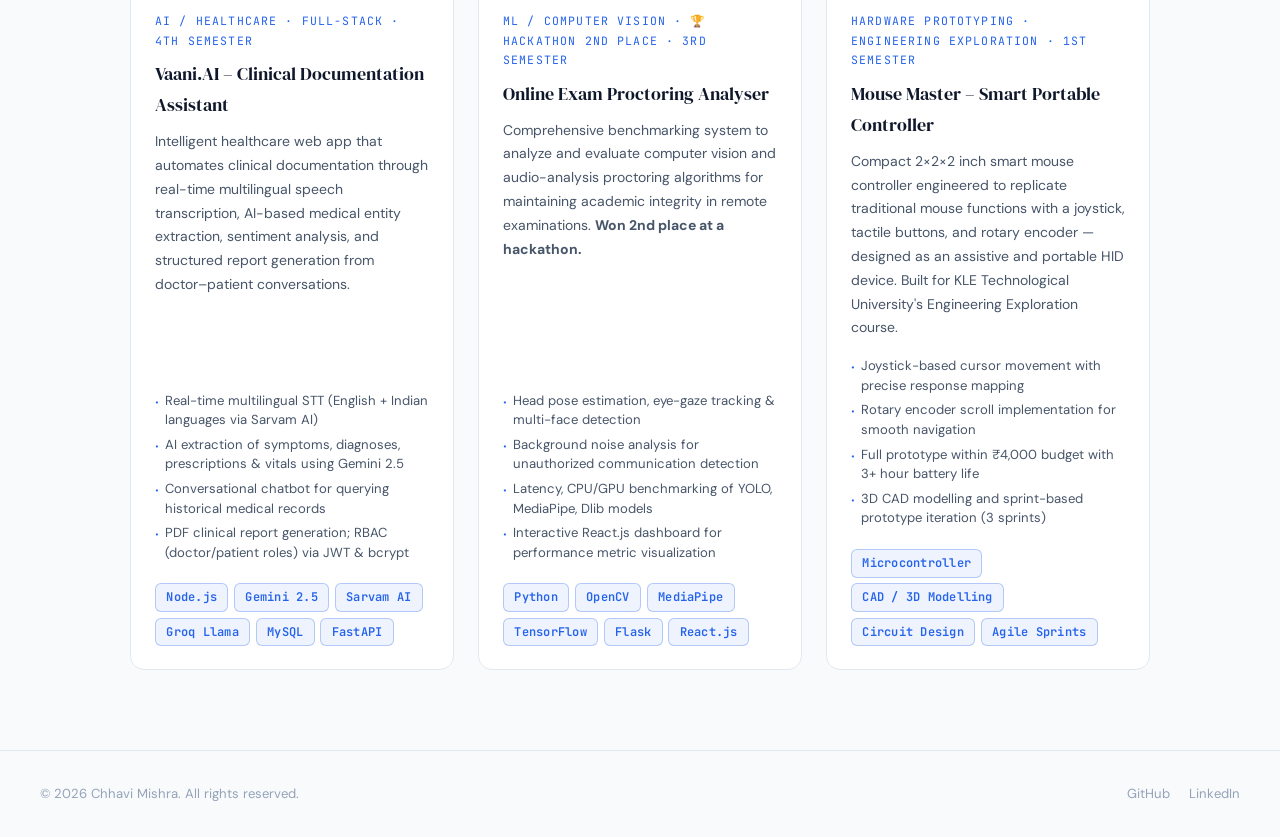
<file: projects.html>
<!DOCTYPE html>
<html lang="en">
<head>
  <meta charset="UTF-8" />
  <meta name="viewport" content="width=device-width, initial-scale=1.0" />
  <meta name="description" content="Academic and competition projects by Chhavi Mishra — AI, drones, full-stack and embedded systems." />
  <title>Projects | Chhavi Mishra</title>
  <link rel="preconnect" href="https://fonts.googleapis.com" />
  <link rel="preconnect" href="https://fonts.gstatic.com" crossorigin />
  <link href="https://fonts.googleapis.com/css2?family=DM+Serif+Display&family=DM+Sans:wght@300;400;500;600;700&family=JetBrains+Mono:wght@400;600&display=swap" rel="stylesheet" />
  <link rel="stylesheet" href="assets/css/style.css" />
  <script>
    (function() {
      const savedTheme = localStorage.getItem('theme') || 'light';
      document.documentElement.setAttribute('data-theme', savedTheme);
    })();
  </script>
  <style>
    /* ===== FEATURED PROJECT ===== */
    .featured-label {
      font-family: var(--font-mono);
      font-size: 0.75rem;
      color: var(--accent);
      letter-spacing: 0.12em;
      text-transform: uppercase;
      margin-bottom: 1.5rem;
      display: flex;
      align-items: center;
      gap: 0.5rem;
    }
    .featured-label::before { content: ''; width: 20px; height: 1px; background: var(--accent); }

    .featured-project {
      background: var(--bg-card);
      border: 1px solid var(--border);
      border-radius: 18px;
      overflow: hidden;
      margin-bottom: 4rem;
      transition: border-color 0.25s;
    }
    .featured-project:hover { border-color: var(--border-accent); }

    .project-visual {
      background: var(--bg-secondary);
      border-bottom: 1px solid var(--border);
      padding: 2.5rem;
      min-height: 240px;
      display: flex;
      align-items: center;
      justify-content: center;
      position: relative;
      overflow: hidden;
    }
    .project-visual::before {
      content: '';
      position: absolute;
      inset: 0;
      background: radial-gradient(ellipse at 60% 40%, var(--accent-glow) 0%, transparent 70%);
    }
    .arch-diagram {
      display: flex;
      align-items: center;
      gap: 0;
      position: relative;
      z-index: 1;
      flex-wrap: wrap;
      justify-content: center;
      gap: 0.5rem;
    }
    .arch-box {
      background: var(--arch-box-bg);
      border: 1px solid var(--border);
      border-radius: 10px;
      padding: 0.75rem 1rem;
      font-family: var(--font-mono);
      font-size: 0.74rem;
      color: var(--text-secondary);
      text-align: center;
      white-space: nowrap;
    }
    .arch-box.accent { border-color: var(--border-accent); color: var(--accent); background: var(--accent-glow); }
    .arch-arrow {
      color: var(--text-muted);
      font-size: 1.2rem;
      margin: 0 0.25rem;
    }

    .project-body { padding: 2rem 2.5rem; }
    .project-meta {
      display: flex;
      align-items: center;
      gap: 0.75rem;
      flex-wrap: wrap;
      margin-bottom: 1rem;
    }
    .project-title { font-family: var(--font-display); font-size: 1.8rem; color: var(--text-primary); margin-bottom: 0.75rem; }
    .project-desc { color: var(--text-secondary); line-height: 1.8; margin-bottom: 1.5rem; max-width: 680px; }
    .project-features { margin-bottom: 1.5rem; }
    .project-features h4 { color: var(--text-primary); font-size: 0.875rem; font-weight: 600; letter-spacing: 0.04em; text-transform: uppercase; margin-bottom: 0.75rem; }
    .feature-list { list-style: none; display: grid; grid-template-columns: 1fr 1fr; gap: 0.5rem; }
    .feature-list li {
      color: var(--text-secondary);
      font-size: 0.875rem;
      display: flex;
      align-items: flex-start;
      gap: 0.5rem;
      line-height: 1.5;
    }
    .feature-list li::before { content: '→'; color: var(--accent); flex-shrink: 0; }
    .tag-row { display: flex; flex-wrap: wrap; gap: 0.4rem; margin-bottom: 1.5rem; }

    /* ===== MORE PROJECTS GRID ===== */
    .more-title {
      font-family: var(--font-display);
      font-size: 1.5rem;
      color: var(--text-primary);
      margin-bottom: 1.5rem;
    }
    .projects-grid { display: grid; grid-template-columns: repeat(auto-fill, minmax(300px, 1fr)); gap: 1.5rem; }
    .project-card {
      background: var(--bg-card);
      border: 1px solid var(--border);
      border-radius: var(--radius);
      overflow: hidden;
      transition: all 0.25s;
      display: flex;
      flex-direction: column;
    }
    .project-card:hover { background: var(--bg-card-hover); border-color: var(--border-accent); transform: translateY(-3px); }
    .project-card-visual {
      height: 100px;
      background: var(--bg-secondary);
      border-bottom: 1px solid var(--border);
      display: flex;
      align-items: center;
      justify-content: center;
      position: relative;
      overflow: hidden;
    }
    .project-card-visual::before {
      content: '';
      position: absolute; inset: 0;
      background: radial-gradient(ellipse at 50% 50%, var(--accent-glow) 0%, transparent 70%);
    }
    .project-card-icon {
      font-size: 2.5rem;
      position: relative;
      z-index: 1;
    }
    .project-card-body { padding: 1.4rem 1.5rem; flex: 1; display: flex; flex-direction: column; }
    .project-card-cat { font-family: var(--font-mono); font-size: 0.72rem; color: var(--accent); letter-spacing: 0.1em; text-transform: uppercase; margin-bottom: 0.5rem; }
    .project-card-title { font-family: var(--font-display); font-size: 1.15rem; color: var(--text-primary); margin-bottom: 0.6rem; }
    .project-card-desc { color: var(--text-secondary); font-size: 0.875rem; line-height: 1.7; margin-bottom: 1rem; flex: 1; }
    .project-card-features { margin-bottom: 1rem; }
    .project-card-features li { color: var(--text-secondary); font-size: 0.82rem; display: flex; gap: 0.4rem; align-items: flex-start; margin-bottom: 0.3rem; line-height: 1.5; }
    .project-card-features li::before { content: '·'; color: var(--accent); flex-shrink: 0; font-size: 1.2rem; line-height: 1.2; }
    .project-card-tags { display: flex; flex-wrap: wrap; gap: 0.35rem; }

    @media (max-width: 768px) {
      .project-body { padding: 1.5rem; }
      .feature-list { grid-template-columns: 1fr; }
      .projects-grid { grid-template-columns: 1fr; }
    }
  </style>
</head>
<body>
  <div class="bg-orb bg-orb-1"></div>
  <div class="bg-orb bg-orb-2"></div>
  <nav>
    <a href="index.html" class="nav-brand"><span>CM</span>Chhavi Mishra</a>
    <div class="hamburger"><span></span><span></span><span></span></div>
    <ul class="nav-links">
      <li><a href="index.html">Home</a></li>
      <li><a href="about.html">About Me</a></li>
      <li><a href="skills.html">Skills</a></li>
      <li><a href="learnings.html">Learnings</a></li>
      <li><a href="projects.html">Projects</a></li>
      <li><a href="achievements.html">Achievements</a></li>
      <li><a href="certificates.html">Certificates</a></li>
      <li><a href="contact.html">Contact</a></li>
    </ul>
  </nav>
  <div class="page-wrapper">
    <section>
      <div class="section-header fade-up fade-up-1">
        <div class="section-line"></div>
        <h1>Projects</h1>
        <p>AI systems, autonomous drones, and intelligent applications I've engineered.</p>
      </div>

      <!-- FEATURED: Smart Guardian -->
      <div class="fade-up fade-up-2">
        <div class="featured-label">Featured Project — 4th Semester</div>
        <div class="featured-project">
          <div class="project-visual">
            <div class="arch-diagram">
              <div class="arch-box accent">Raspberry Pi 5<br/><span style="font-size:0.65rem;opacity:0.7">Edge Node</span></div>
              <span class="arch-arrow">→</span>
              <div class="arch-box">YOLOv8<br/><span style="font-size:0.65rem;opacity:0.7">Fog AI</span></div>
              <span class="arch-arrow">→</span>
              <div class="arch-box">Pixhawk IMU<br/><span style="font-size:0.65rem;opacity:0.7">Crash Sensor</span></div>
              <span class="arch-arrow">→</span>
              <div class="arch-box accent">Supabase Cloud<br/><span style="font-size:0.65rem;opacity:0.7">+ WhatsApp SOS</span></div>
            </div>
          </div>
          <div class="project-body">
            <div class="project-meta">
              <span class="badge badge-blue">IoT · Edge AI</span>
              <span class="badge badge-green">Team Project</span>
            </div>
            <div class="project-title">Smart Guardian – AI Motorcycle Black-Box & ADAS</div>
            <p class="project-desc">Engineered a distributed intelligent safety system for motorcycles that combines Advanced Driver Assistance Systems (ADAS) and a digital black-box recorder. The platform uses real-time computer vision, sensor fusion, and an Edge–Fog–Cloud architecture to detect hazards, warn riders proactively, and autonomously trigger emergency response pipelines during accident events.</p>
            <div class="project-features">
              <h4>Key Features</h4>
              <ul class="feature-list">
                <li>Real-time tailgating detection with custom-trained YOLOv8 model</li>
                <li>Crash & rollover detection via Pixhawk IMU physics-based thresholds</li>
                <li>Circular video buffer storing previous 10 seconds of evidence footage</li>
                <li>Automated WhatsApp SOS alerts with live GPS location and video</li>
                <li>Cloud incident upload pipeline to Supabase backend</li>
                <li>Real-time buzzer warning system for proactive rider alerts</li>
              </ul>
            </div>
            <div class="project-features" style="margin-bottom:1.5rem;">
              <h4>My Contributions</h4>
              <ul class="feature-list">
                <li>Configured Pixhawk telemetry via MAVLink protocol</li>
                <li>Built ZeroMQ inter-device communication on Raspberry Pi</li>
                <li>Developed crash-event handling and cloud connectivity logic</li>
                <li>Conducted system integration, testing, and end-to-end validation</li>
              </ul>
            </div>
            <div class="tag-row">
              <span class="tag">Raspberry Pi 5</span>
              <span class="tag">Pixhawk</span>
              <span class="tag">YOLOv8</span>
              <span class="tag">Python</span>
              <span class="tag">OpenCV</span>
              <span class="tag">MAVLink</span>
              <span class="tag">ZeroMQ</span>
              <span class="tag">Supabase</span>
              <span class="tag">Streamlit</span>
            </div>
            <a href="#" class="btn btn-ghost" style="font-size:0.85rem;">View Repository ↗</a>
          </div>
        </div>
      </div>

      <!-- MORE PROJECTS -->
      <div class="more-title fade-up fade-up-3">More Engineering Projects</div>
      <div class="projects-grid">

        <!-- Vaani.AI -->
        <div class="project-card fade-up fade-up-3">
          <div class="project-card-visual">
            <span class="project-card-icon">🩺</span>
          </div>
          <div class="project-card-body">
            <div class="project-card-cat">AI / Healthcare · Full-Stack · 4th Semester</div>
            <div class="project-card-title">Vaani.AI – Clinical Documentation Assistant</div>
            <p class="project-card-desc">Intelligent healthcare web app that automates clinical documentation through real-time multilingual speech transcription, AI-based medical entity extraction, sentiment analysis, and structured report generation from doctor–patient conversations.</p>
            <ul class="project-card-features list-none">
              <li>Real-time multilingual STT (English + Indian languages via Sarvam AI)</li>
              <li>AI extraction of symptoms, diagnoses, prescriptions &amp; vitals using Gemini 2.5</li>
              <li>Conversational chatbot for querying historical medical records</li>
              <li>PDF clinical report generation; RBAC (doctor/patient roles) via JWT &amp; bcrypt</li>
            </ul>
            <div class="project-card-tags">
              <span class="tag">Node.js</span>
              <span class="tag">Gemini 2.5</span>
              <span class="tag">Sarvam AI</span>
              <span class="tag">Groq Llama</span>
              <span class="tag">MySQL</span>
              <span class="tag">FastAPI</span>
            </div>
          </div>
        </div>

        <!-- Online Exam Proctoring -->
        <div class="project-card fade-up fade-up-3">
          <div class="project-card-visual">
            <span class="project-card-icon">👁️</span>
          </div>
          <div class="project-card-body">
            <div class="project-card-cat">ML / Computer Vision · 🏆 Hackathon 2nd Place · 3rd Semester</div>
            <div class="project-card-title">Online Exam Proctoring Analyser</div>
            <p class="project-card-desc">Comprehensive benchmarking system to analyze and evaluate computer vision and audio-analysis proctoring algorithms for maintaining academic integrity in remote examinations. <strong>Won 2nd place at a hackathon.</strong></p>
            <ul class="project-card-features list-none">
              <li>Head pose estimation, eye-gaze tracking &amp; multi-face detection</li>
              <li>Background noise analysis for unauthorized communication detection</li>
              <li>Latency, CPU/GPU benchmarking of YOLO, MediaPipe, Dlib models</li>
              <li>Interactive React.js dashboard for performance metric visualization</li>
            </ul>
            <div class="project-card-tags">
              <span class="tag">Python</span>
              <span class="tag">OpenCV</span>
              <span class="tag">MediaPipe</span>
              <span class="tag">TensorFlow</span>
              <span class="tag">Flask</span>
              <span class="tag">React.js</span>
            </div>
          </div>
        </div>

        <!-- Mouse Master -->
        <div class="project-card fade-up fade-up-4">
          <div class="project-card-visual">
            <span class="project-card-icon">🖱️</span>
          </div>
          <div class="project-card-body">
            <div class="project-card-cat">Hardware Prototyping · Engineering Exploration · 1st Semester</div>
            <div class="project-card-title">Mouse Master – Smart Portable Controller</div>
            <p class="project-card-desc">Compact 2×2×2 inch smart mouse controller engineered to replicate traditional mouse functions with a joystick, tactile buttons, and rotary encoder — designed as an assistive and portable HID device. Built for KLE Technological University's Engineering Exploration course.</p>
            <ul class="project-card-features list-none">
              <li>Joystick-based cursor movement with precise response mapping</li>
              <li>Rotary encoder scroll implementation for smooth navigation</li>
              <li>Full prototype within ₹4,000 budget with 3+ hour battery life</li>
              <li>3D CAD modelling and sprint-based prototype iteration (3 sprints)</li>
            </ul>
            <div class="project-card-tags">
              <span class="tag">Microcontroller</span>
              <span class="tag">CAD / 3D Modelling</span>
              <span class="tag">Circuit Design</span>
              <span class="tag">Agile Sprints</span>
            </div>
          </div>
        </div>

      </div>
    </section>

    <footer>
      <p>© 2026 Chhavi Mishra. All rights reserved.</p>
      <div class="footer-links">
        <a href="https://github.com/" target="_blank">GitHub</a>
        <a href="https://linkedin.com/" target="_blank">LinkedIn</a>
      </div>
    </footer>
  </div>
  <script src="assets/js/main.js"></script>
</body>
</html>
</file>
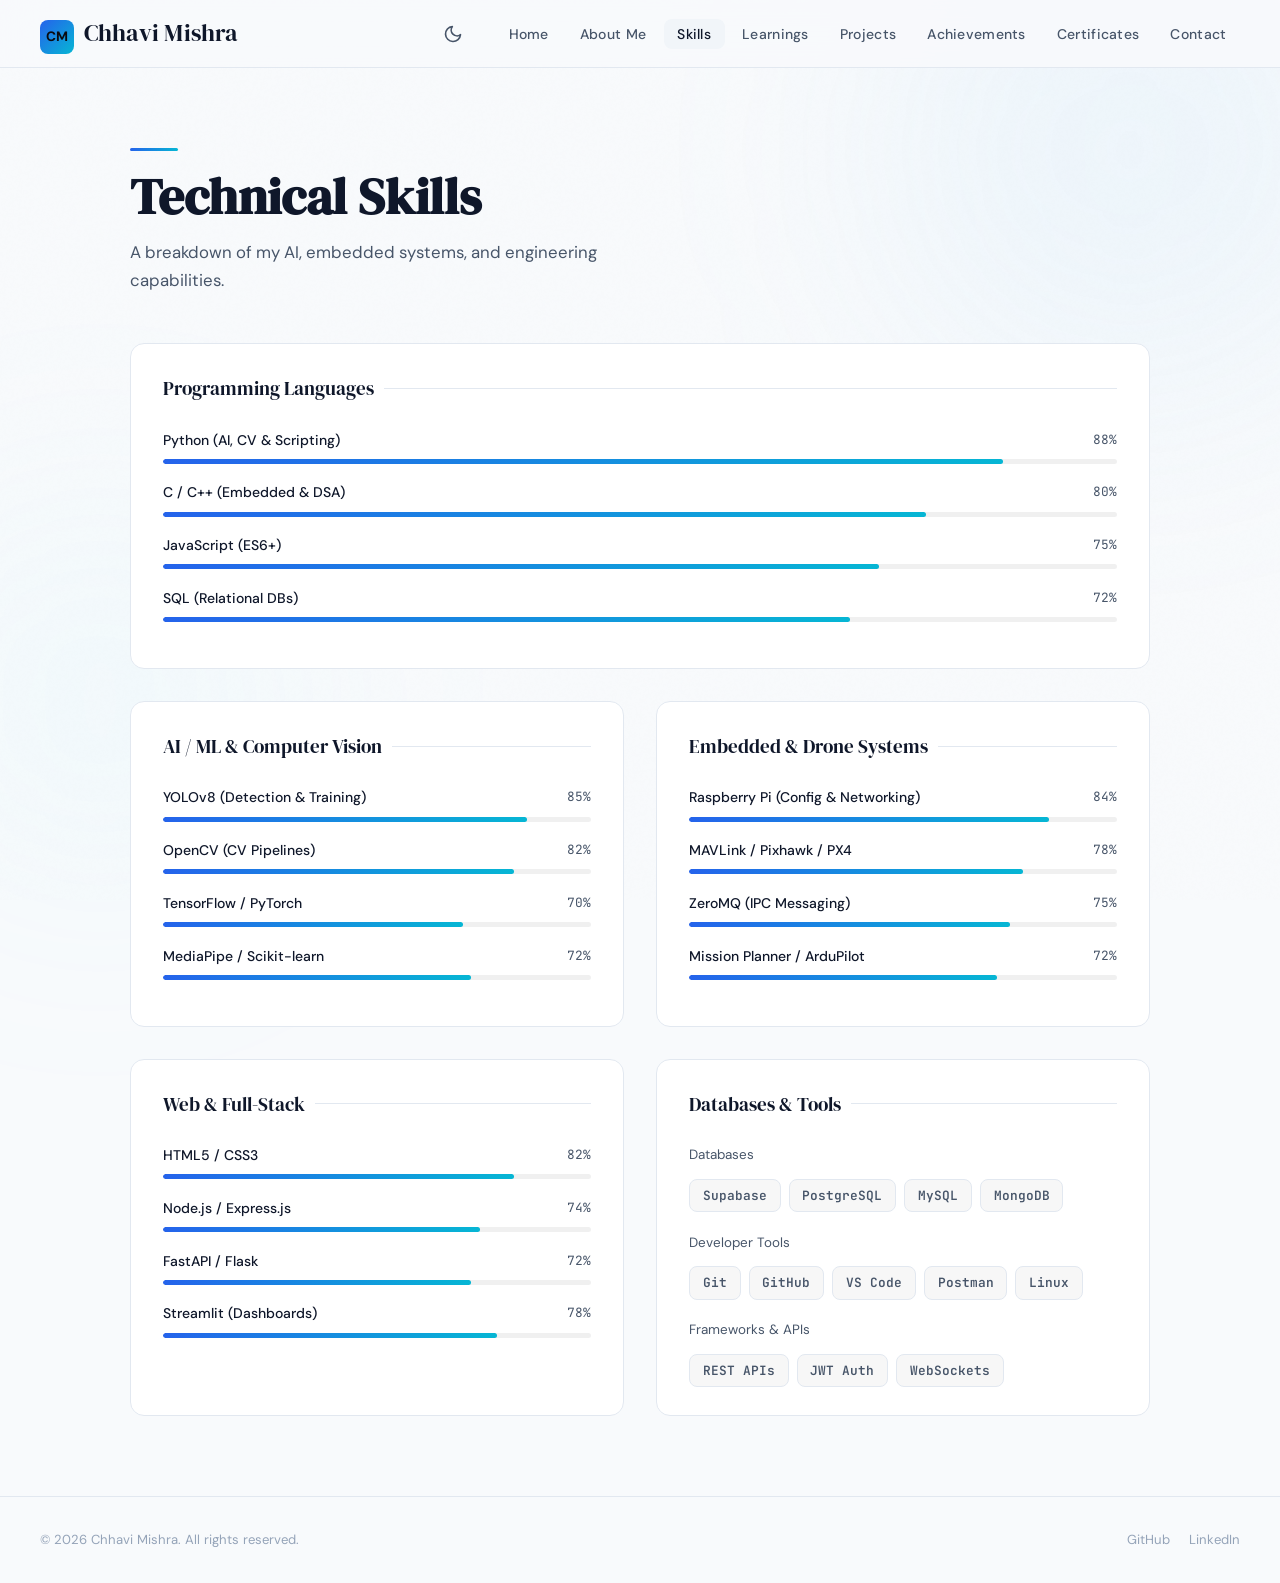
<file: skills.html>
<!DOCTYPE html>
<html lang="en">
<head>
  <meta charset="UTF-8" />
  <meta name="viewport" content="width=device-width, initial-scale=1.0" />
  <meta name="description" content="Technical skills of Chhavi Mishra — AI, embedded systems, computer vision, and full-stack development." />
  <title>My Skills | Chhavi Mishra</title>
  <link rel="preconnect" href="https://fonts.googleapis.com" />
  <link rel="preconnect" href="https://fonts.gstatic.com" crossorigin />
  <link href="https://fonts.googleapis.com/css2?family=DM+Serif+Display&family=DM+Sans:wght@300;400;500;600;700&family=JetBrains+Mono:wght@400;600&display=swap" rel="stylesheet" />
  <link rel="stylesheet" href="assets/css/style.css" />
  <script>
    (function() {
      const savedTheme = localStorage.getItem('theme') || 'light';
      document.documentElement.setAttribute('data-theme', savedTheme);
    })();
  </script>
  <style>
    .skills-grid { display: grid; grid-template-columns: 1fr 1fr; gap: 2rem; }
    .skill-group-title {
      font-family: var(--font-display);
      font-size: 1.2rem;
      color: var(--text-primary);
      margin-bottom: 1.5rem;
      display: flex;
      align-items: center;
      gap: 0.6rem;
    }
    .skill-group-title::after {
      content: '';
      flex: 1;
      height: 1px;
      background: var(--border);
    }
    .tools-wrap { display: flex; flex-wrap: wrap; gap: 0.5rem; margin-top: 0.75rem; }
    .tool-chip {
      padding: 0.3rem 0.8rem;
      border-radius: 8px;
      font-size: 0.8rem;
      font-family: var(--font-mono);
      font-weight: 600;
      background: var(--bg-chip);
      border: 1px solid var(--border);
      color: var(--text-secondary);
      transition: all 0.2s;
    }
    .tool-chip:hover { color: var(--accent); border-color: var(--border-accent); background: var(--accent-glow); }
    .skills-section { }
    @media (max-width: 768px) {
      .skills-grid { grid-template-columns: 1fr; }
    }
  </style>
</head>
<body>
  <div class="bg-orb bg-orb-1"></div>
  <div class="bg-orb bg-orb-2"></div>
  <nav>
    <a href="index.html" class="nav-brand"><span>CM</span>Chhavi Mishra</a>
    <div class="hamburger"><span></span><span></span><span></span></div>
    <ul class="nav-links">
      <li><a href="index.html">Home</a></li>
      <li><a href="about.html">About Me</a></li>
      <li><a href="skills.html">Skills</a></li>
      <li><a href="learnings.html">Learnings</a></li>
      <li><a href="projects.html">Projects</a></li>
      <li><a href="achievements.html">Achievements</a></li>
      <li><a href="certificates.html">Certificates</a></li>
      <li><a href="contact.html">Contact</a></li>
    </ul>
  </nav>
  <div class="page-wrapper">
    <section class="skills-section">
      <div class="section-header fade-up fade-up-1">
        <div class="section-line"></div>
        <h1>Technical Skills</h1>
        <p>A breakdown of my AI, embedded systems, and engineering capabilities.</p>
      </div>

      <!-- Programming Languages -->
      <div class="card fade-up fade-up-2" style="margin-bottom: 2rem;">
        <div class="skill-group-title">Programming Languages</div>
        <div class="progress-bar-wrap">
          <div class="progress-label"><span>Python (AI, CV & Scripting)</span><span>88%</span></div>
          <div class="progress-track"><div class="progress-fill" data-width="88"></div></div>
        </div>
        <div class="progress-bar-wrap">
          <div class="progress-label"><span>C / C++ (Embedded & DSA)</span><span>80%</span></div>
          <div class="progress-track"><div class="progress-fill" data-width="80"></div></div>
        </div>
        <div class="progress-bar-wrap">
          <div class="progress-label"><span>JavaScript (ES6+)</span><span>75%</span></div>
          <div class="progress-track"><div class="progress-fill" data-width="75"></div></div>
        </div>
        <div class="progress-bar-wrap">
          <div class="progress-label"><span>SQL (Relational DBs)</span><span>72%</span></div>
          <div class="progress-track"><div class="progress-fill" data-width="72"></div></div>
        </div>
      </div>

      <div class="skills-grid">
        <!-- AI / ML -->
        <div class="card fade-up fade-up-2">
          <div class="skill-group-title">AI / ML & Computer Vision</div>
          <div class="progress-bar-wrap">
            <div class="progress-label"><span>YOLOv8 (Detection & Training)</span><span>85%</span></div>
            <div class="progress-track"><div class="progress-fill" data-width="85"></div></div>
          </div>
          <div class="progress-bar-wrap">
            <div class="progress-label"><span>OpenCV (CV Pipelines)</span><span>82%</span></div>
            <div class="progress-track"><div class="progress-fill" data-width="82"></div></div>
          </div>
          <div class="progress-bar-wrap">
            <div class="progress-label"><span>TensorFlow / PyTorch</span><span>70%</span></div>
            <div class="progress-track"><div class="progress-fill" data-width="70"></div></div>
          </div>
          <div class="progress-bar-wrap">
            <div class="progress-label"><span>MediaPipe / Scikit-learn</span><span>72%</span></div>
            <div class="progress-track"><div class="progress-fill" data-width="72"></div></div>
          </div>
        </div>

        <!-- Embedded & Drone -->
        <div class="card fade-up fade-up-3">
          <div class="skill-group-title">Embedded & Drone Systems</div>
          <div class="progress-bar-wrap">
            <div class="progress-label"><span>Raspberry Pi (Config & Networking)</span><span>84%</span></div>
            <div class="progress-track"><div class="progress-fill" data-width="84"></div></div>
          </div>
          <div class="progress-bar-wrap">
            <div class="progress-label"><span>MAVLink / Pixhawk / PX4</span><span>78%</span></div>
            <div class="progress-track"><div class="progress-fill" data-width="78"></div></div>
          </div>
          <div class="progress-bar-wrap">
            <div class="progress-label"><span>ZeroMQ (IPC Messaging)</span><span>75%</span></div>
            <div class="progress-track"><div class="progress-fill" data-width="75"></div></div>
          </div>
          <div class="progress-bar-wrap">
            <div class="progress-label"><span>Mission Planner / ArduPilot</span><span>72%</span></div>
            <div class="progress-track"><div class="progress-fill" data-width="72"></div></div>
          </div>
        </div>

        <!-- Web Stack -->
        <div class="card fade-up fade-up-4">
          <div class="skill-group-title">Web & Full-Stack</div>
          <div class="progress-bar-wrap">
            <div class="progress-label"><span>HTML5 / CSS3</span><span>82%</span></div>
            <div class="progress-track"><div class="progress-fill" data-width="82"></div></div>
          </div>
          <div class="progress-bar-wrap">
            <div class="progress-label"><span>Node.js / Express.js</span><span>74%</span></div>
            <div class="progress-track"><div class="progress-fill" data-width="74"></div></div>
          </div>
          <div class="progress-bar-wrap">
            <div class="progress-label"><span>FastAPI / Flask</span><span>72%</span></div>
            <div class="progress-track"><div class="progress-fill" data-width="72"></div></div>
          </div>
          <div class="progress-bar-wrap">
            <div class="progress-label"><span>Streamlit (Dashboards)</span><span>78%</span></div>
            <div class="progress-track"><div class="progress-fill" data-width="78"></div></div>
          </div>
        </div>

        <!-- Tools & DBs -->
        <div class="card fade-up fade-up-4">
          <div class="skill-group-title">Databases & Tools</div>
          <div style="margin-bottom:1.2rem">
            <div style="color:var(--text-secondary);font-size:0.84rem;margin-bottom:0.5rem;">Databases</div>
            <div class="tools-wrap">
              <span class="tool-chip">Supabase</span>
              <span class="tool-chip">PostgreSQL</span>
              <span class="tool-chip">MySQL</span>
              <span class="tool-chip">MongoDB</span>
            </div>
          </div>
          <div style="margin-bottom:1.2rem">
            <div style="color:var(--text-secondary);font-size:0.84rem;margin-bottom:0.5rem;">Developer Tools</div>
            <div class="tools-wrap">
              <span class="tool-chip">Git</span>
              <span class="tool-chip">GitHub</span>
              <span class="tool-chip">VS Code</span>
              <span class="tool-chip">Postman</span>
              <span class="tool-chip">Linux</span>
            </div>
          </div>
          <div>
            <div style="color:var(--text-secondary);font-size:0.84rem;margin-bottom:0.5rem;">Frameworks & APIs</div>
            <div class="tools-wrap">
              <span class="tool-chip">REST APIs</span>
              <span class="tool-chip">JWT Auth</span>
              <span class="tool-chip">WebSockets</span>
            </div>
          </div>
        </div>
      </div>
    </section>

    <footer>
      <p>© 2026 Chhavi Mishra. All rights reserved.</p>
      <div class="footer-links">
        <a href="https://github.com/" target="_blank">GitHub</a>
        <a href="https://linkedin.com/" target="_blank">LinkedIn</a>
      </div>
    </footer>
  </div>
  <script src="assets/js/main.js"></script>
</body>
</html>
</file>
<file: assets/css/style.css>
/* ===== ROOT VARIABLES (LIGHT THEME DEFAULT) ===== */
:root {
  --bg-primary: #f8fafc;
  --bg-secondary: #ffffff;
  --bg-card: #ffffff;
  --bg-card-hover: #f1f5f9;
  --border: #e2e8f0;
  --border-accent: rgba(37, 99, 235, 0.3);
  --text-primary: #0f172a;
  --text-secondary: #475569;
  --text-muted: #94a3b8;
  --accent: #2563eb;
  --accent-2: #06b6d4;
  --accent-glow: rgba(37, 99, 235, 0.08);
  --gold: #d97706;
  --gold-glow: rgba(217, 119, 6, 0.1);
  --green: #16a34a;
  --font-display: 'DM Serif Display', serif;
  --font-body: 'DM Sans', sans-serif;
  --font-mono: 'JetBrains Mono', monospace;
  --nav-height: 68px;
  --radius: 14px;
  --shadow: 0 10px 30px -10px rgba(0,0,0,0.06), 0 1px 3px rgba(0,0,0,0.02);

  /* Semantic Theme Variables */
  --nav-bg: rgba(248, 250, 252, 0.85);
  --nav-mobile-bg: rgba(248, 250, 252, 0.98);
  --btn-primary-text: #ffffff;
  --progress-track-bg: rgba(0, 0, 0, 0.06);
  --bg-chip: rgba(0, 0, 0, 0.03);
  --arch-box-bg: rgba(0, 0, 0, 0.03);
  --hero-avatar-ring: rgba(37, 99, 235, 0.15);
  --orb-1-bg: rgba(37, 99, 235, 0.04);
  --orb-2-bg: rgba(6, 182, 212, 0.03);
}

/* ===== DARK THEME OVERRIDES ===== */
[data-theme="dark"] {
  --bg-primary: #0a0a0f;
  --bg-secondary: #0f0f1a;
  --bg-card: rgba(255, 255, 255, 0.04);
  --bg-card-hover: rgba(255, 255, 255, 0.07);
  --border: rgba(255, 255, 255, 0.08);
  --border-accent: rgba(99, 179, 237, 0.3);
  --text-primary: #e8eaf0;
  --text-secondary: #8892a4;
  --text-muted: #4a5568;
  --accent: #63b3ed;
  --accent-2: #76e4f7;
  --accent-glow: rgba(99, 179, 237, 0.15);
  --gold: #f6c90e;
  --gold-glow: rgba(246, 201, 14, 0.15);
  --green: #68d391;
  --shadow: 0 8px 32px rgba(0,0,0,0.4);

  /* Semantic Theme Variables */
  --nav-bg: rgba(10, 10, 15, 0.85);
  --nav-mobile-bg: rgba(10, 10, 15, 0.97);
  --btn-primary-text: #0a0a0f;
  --progress-track-bg: rgba(255, 255, 255, 0.06);
  --bg-chip: rgba(255, 255, 255, 0.04);
  --arch-box-bg: rgba(255, 255, 255, 0.05);
  --hero-avatar-ring: rgba(99, 179, 237, 0.15);
  --orb-1-bg: rgba(99, 179, 237, 0.07);
  --orb-2-bg: rgba(118, 228, 247, 0.05);
}

/* ===== RESET & BASE ===== */
*, *::before, *::after { box-sizing: border-box; margin: 0; padding: 0; }
html { scroll-behavior: smooth; }
body {
  background: var(--bg-primary);
  color: var(--text-primary);
  font-family: var(--font-body);
  font-size: 16px;
  line-height: 1.7;
  min-height: 100vh;
  -webkit-font-smoothing: antialiased;
}

/* ===== BACKGROUND NOISE ===== */
body::before {
  content: '';
  position: fixed;
  inset: 0;
  background-image: url("data:image/svg+xml,%3Csvg viewBox='0 0 256 256' xmlns='http://www.w3.org/2000/svg'%3E%3Cfilter id='noise'%3E%3CfeTurbulence type='fractalNoise' baseFrequency='0.9' numOctaves='4' stitchTiles='stitch'/%3E%3C/filter%3E%3Crect width='100%25' height='100%25' filter='url(%23noise)' opacity='0.025'/%3E%3C/svg%3E");
  pointer-events: none;
  z-index: 0;
  opacity: 0.4;
}

/* ===== BACKGROUND ORBS ===== */
.bg-orb {
  position: fixed;
  border-radius: 50%;
  filter: blur(120px);
  pointer-events: none;
  z-index: 0;
  animation: orb-drift 12s ease-in-out infinite alternate;
}
.bg-orb-1 { width: 500px; height: 500px; background: rgba(99,179,237,0.07); top: -100px; right: -100px; }
.bg-orb-2 { width: 400px; height: 400px; background: rgba(118,228,247,0.05); bottom: 0; left: -100px; animation-delay: -6s; }
@keyframes orb-drift { from { transform: translate(0,0) scale(1); } to { transform: translate(30px, 20px) scale(1.05); } }

/* ===== NAV ===== */
nav {
  position: fixed;
  top: 0; left: 0; right: 0;
  height: var(--nav-height);
  background: var(--nav-bg);
  backdrop-filter: blur(20px);
  -webkit-backdrop-filter: blur(20px);
  border-bottom: 1px solid var(--border);
  display: flex;
  align-items: center;
  justify-content: space-between;
  padding: 0 2.5rem;
  z-index: 1000;
}
.nav-brand {
  font-family: var(--font-display);
  font-size: 1.5rem;
  color: var(--text-primary);
  text-decoration: none;
  letter-spacing: 0.01em;
}
.nav-brand span {
  display: inline-block;
  width: 34px; height: 34px;
  background: linear-gradient(135deg, var(--accent), var(--accent-2));
  border-radius: 8px;
  line-height: 34px;
  text-align: center;
  font-family: var(--font-body);
  font-weight: 700;
  font-size: 0.85rem;
  color: #0a0a0f;
  margin-right: 0.6rem;
}
.nav-links { display: flex; gap: 0.25rem; list-style: none; }
.nav-links a {
  color: var(--text-secondary);
  text-decoration: none;
  font-size: 0.875rem;
  font-weight: 500;
  padding: 0.4rem 0.85rem;
  border-radius: 8px;
  transition: color 0.2s, background 0.2s;
  letter-spacing: 0.02em;
}
.nav-links a:hover, .nav-links a.active {
  color: var(--text-primary);
  background: var(--bg-card-hover);
}
.hamburger { display: none; flex-direction: column; gap: 5px; cursor: pointer; padding: 4px; }
.hamburger span { display: block; width: 22px; height: 2px; background: var(--text-secondary); border-radius: 2px; transition: 0.3s; }

/* ===== PAGE WRAPPER ===== */
.page-wrapper {
  position: relative;
  z-index: 1;
  padding-top: var(--nav-height);
  min-height: 100vh;
}

/* ===== SECTION ===== */
section { padding: 5rem 2.5rem; max-width: 1100px; margin: 0 auto; }
.section-header { margin-bottom: 3rem; }
.section-header h1 {
  font-family: var(--font-display);
  font-size: clamp(2.2rem, 5vw, 3.2rem);
  line-height: 1.15;
  color: var(--text-primary);
  margin-bottom: 0.75rem;
}
.section-header p {
  color: var(--text-secondary);
  font-size: 1.05rem;
  max-width: 520px;
}
.section-line {
  width: 48px; height: 3px;
  background: linear-gradient(90deg, var(--accent), var(--accent-2));
  border-radius: 2px;
  margin-bottom: 1rem;
}

/* ===== CARD ===== */
.card {
  background: var(--bg-card);
  border: 1px solid var(--border);
  border-radius: var(--radius);
  padding: 1.75rem 2rem;
  transition: background 0.25s, border-color 0.25s, transform 0.25s;
}
.card:hover {
  background: var(--bg-card-hover);
  border-color: var(--border-accent);
  transform: translateY(-2px);
}

/* ===== BADGE ===== */
.badge {
  display: inline-block;
  padding: 0.25rem 0.75rem;
  border-radius: 99px;
  font-size: 0.78rem;
  font-weight: 600;
  letter-spacing: 0.04em;
  text-transform: uppercase;
}
.badge-blue { background: rgba(99,179,237,0.12); color: var(--accent); border: 1px solid rgba(99,179,237,0.2); }
.badge-gold { background: var(--gold-glow); color: var(--gold); border: 1px solid rgba(246,201,14,0.2); }
.badge-green { background: rgba(104,211,145,0.12); color: var(--green); border: 1px solid rgba(104,211,145,0.2); }

/* ===== BUTTON ===== */
.btn {
  display: inline-flex;
  align-items: center;
  gap: 0.5rem;
  padding: 0.65rem 1.4rem;
  border-radius: 10px;
  font-size: 0.9rem;
  font-weight: 600;
  text-decoration: none;
  cursor: pointer;
  border: none;
  transition: all 0.22s;
  letter-spacing: 0.02em;
}
.btn-primary {
  background: linear-gradient(135deg, var(--accent), var(--accent-2));
  color: var(--btn-primary-text);
}
.btn-primary:hover { opacity: 0.88; transform: translateY(-1px); box-shadow: 0 6px 20px rgba(99,179,237,0.3); }
.btn-ghost {
  background: var(--bg-card);
  color: var(--text-primary);
  border: 1px solid var(--border);
}
.btn-ghost:hover { background: var(--bg-card-hover); border-color: var(--border-accent); }

/* ===== TAG PILL ===== */
.tag {
  display: inline-block;
  padding: 0.2rem 0.65rem;
  border-radius: 6px;
  font-size: 0.75rem;
  font-weight: 600;
  font-family: var(--font-mono);
  background: var(--accent-glow);
  color: var(--accent);
  border: 1px solid var(--border-accent);
  letter-spacing: 0.02em;
}

/* ===== PROGRESS BAR ===== */
.progress-bar-wrap { margin-bottom: 1.1rem; }
.progress-label { display: flex; justify-content: space-between; margin-bottom: 0.4rem; font-size: 0.875rem; }
.progress-label span:first-child { color: var(--text-primary); font-weight: 500; }
.progress-label span:last-child { color: var(--text-secondary); font-family: var(--font-mono); font-size: 0.8rem; }
.progress-track { height: 5px; background: var(--progress-track-bg); border-radius: 99px; overflow: hidden; }
.progress-fill {
  height: 100%;
  border-radius: 99px;
  background: linear-gradient(90deg, var(--accent), var(--accent-2));
  width: 0;
  transition: width 1.2s cubic-bezier(0.4,0,0.2,1);
}

/* ===== FOOTER ===== */
footer {
  position: relative; z-index: 1;
  border-top: 1px solid var(--border);
  padding: 2rem 2.5rem;
  display: flex;
  align-items: center;
  justify-content: space-between;
  flex-wrap: wrap;
  gap: 1rem;
}
footer p { color: var(--text-muted); font-size: 0.82rem; }
.footer-links { display: flex; gap: 1.2rem; }
.footer-links a { color: var(--text-muted); text-decoration: none; font-size: 0.82rem; transition: color 0.2s; }
.footer-links a:hover { color: var(--accent); }

/* ===== FADE IN ANIMATION ===== */
.fade-up {
  opacity: 0;
  transform: translateY(24px);
  animation: fade-up 0.6s ease forwards;
}
@keyframes fade-up { to { opacity: 1; transform: translateY(0); } }
.fade-up-1 { animation-delay: 0.05s; }
.fade-up-2 { animation-delay: 0.15s; }
.fade-up-3 { animation-delay: 0.25s; }
.fade-up-4 { animation-delay: 0.35s; }
.fade-up-5 { animation-delay: 0.45s; }

/* ===== RESPONSIVE NAV ===== */
@media (max-width: 768px) {
  .hamburger { display: flex; }
  .nav-links {
    display: none;
    position: absolute;
    top: var(--nav-height);
    left: 0; right: 0;
    background: var(--nav-mobile-bg);
    backdrop-filter: blur(20px);
    flex-direction: column;
    padding: 1rem;
    border-bottom: 1px solid var(--border);
    gap: 0.1rem;
  }
  .nav-links.open { display: flex; }
  .nav-links a { padding: 0.65rem 1rem; }
  section { padding: 3rem 1.25rem; }
  nav { padding: 0 1.25rem; }
}

/* ===== THEME TOGGLE BUTTON ===== */
.theme-toggle {
  background: none;
  border: none;
  cursor: pointer;
  padding: 8px;
  display: flex;
  align-items: center;
  justify-content: center;
  color: var(--text-secondary);
  border-radius: 50%;
  transition: background-color 0.2s, color 0.2s, transform 0.2s;
  margin-left: auto;
  margin-right: 1.5rem;
  z-index: 1001;
}
.theme-toggle:hover {
  background-color: var(--bg-card-hover);
  color: var(--text-primary);
  transform: scale(1.05);
}
.theme-toggle:active {
  transform: scale(0.95);
}
.theme-toggle svg {
  width: 20px;
  height: 20px;
  fill: none;
  stroke: currentColor;
  stroke-width: 2;
  stroke-linecap: round;
  stroke-linejoin: round;
  transition: transform 0.5s cubic-bezier(0.4, 0, 0.2, 1);
}
[data-theme="dark"] .theme-toggle svg {
  transform: rotate(360deg);
}
</file>
